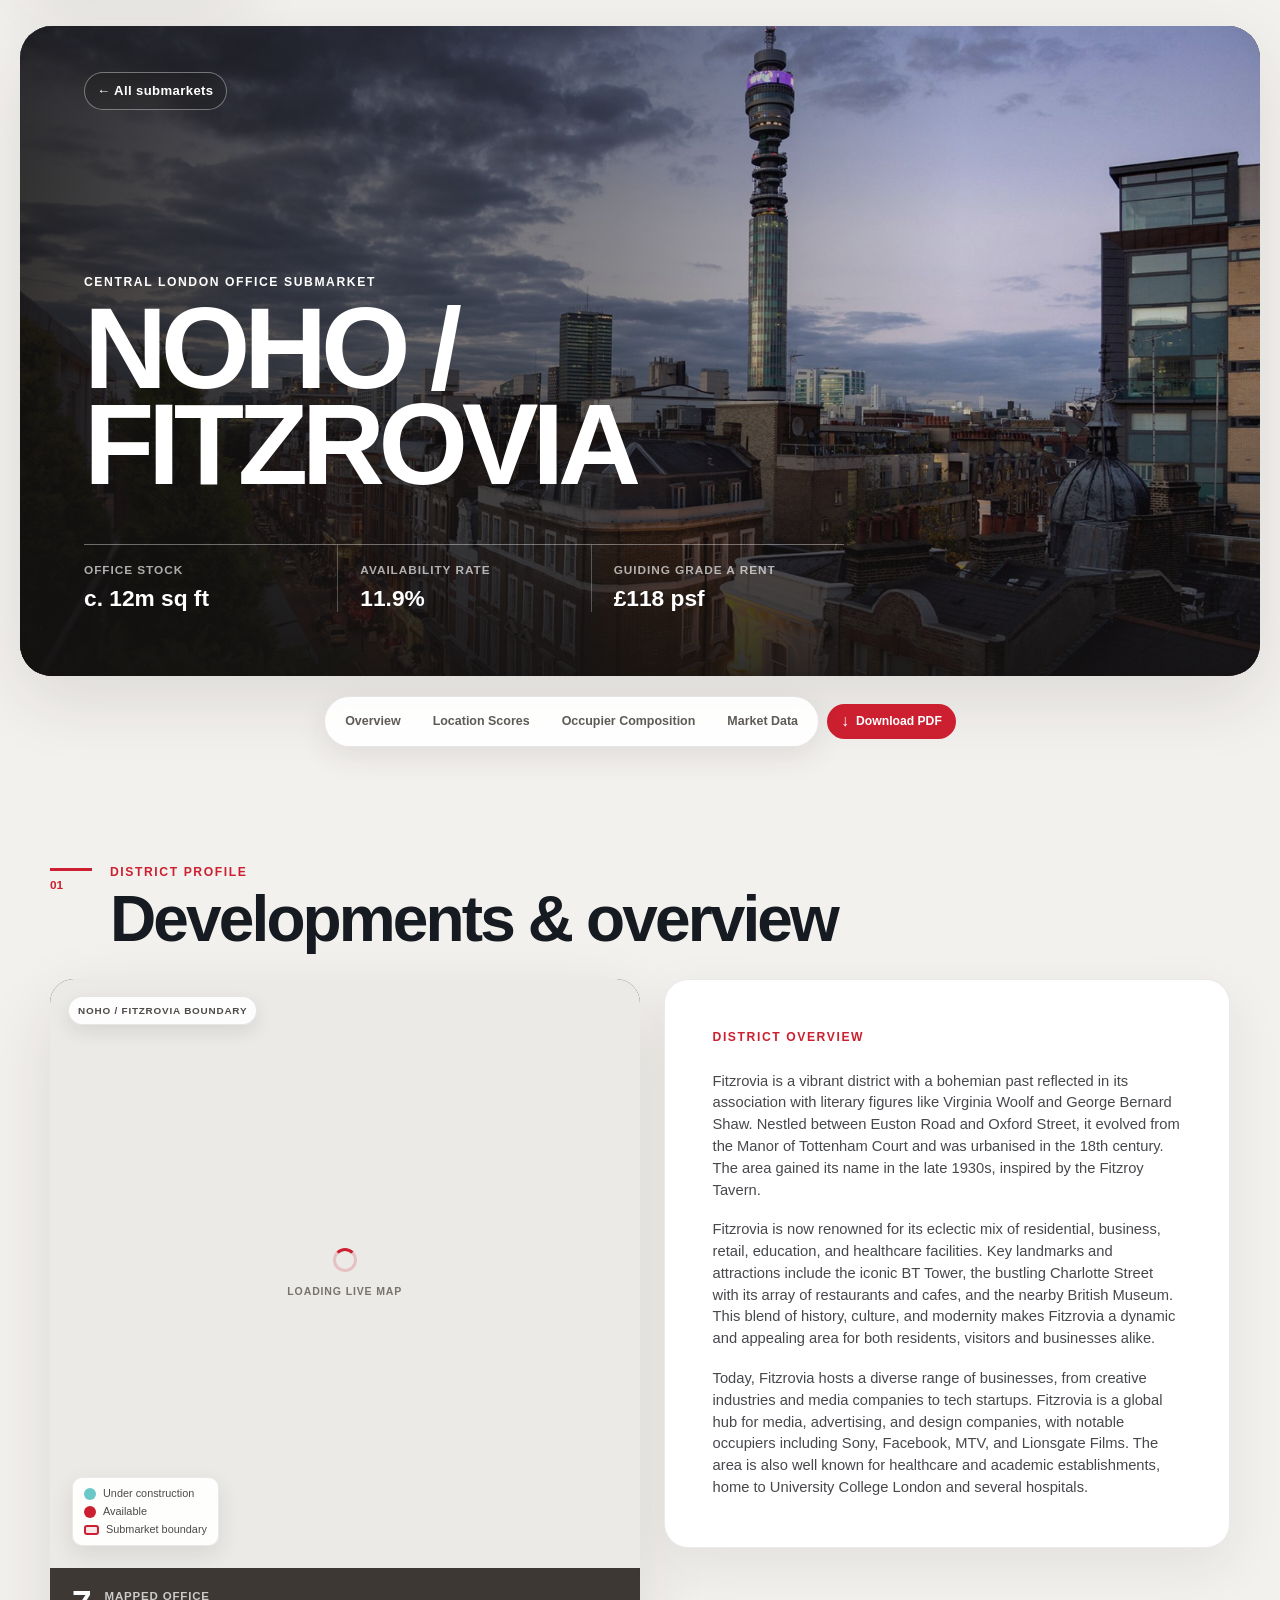
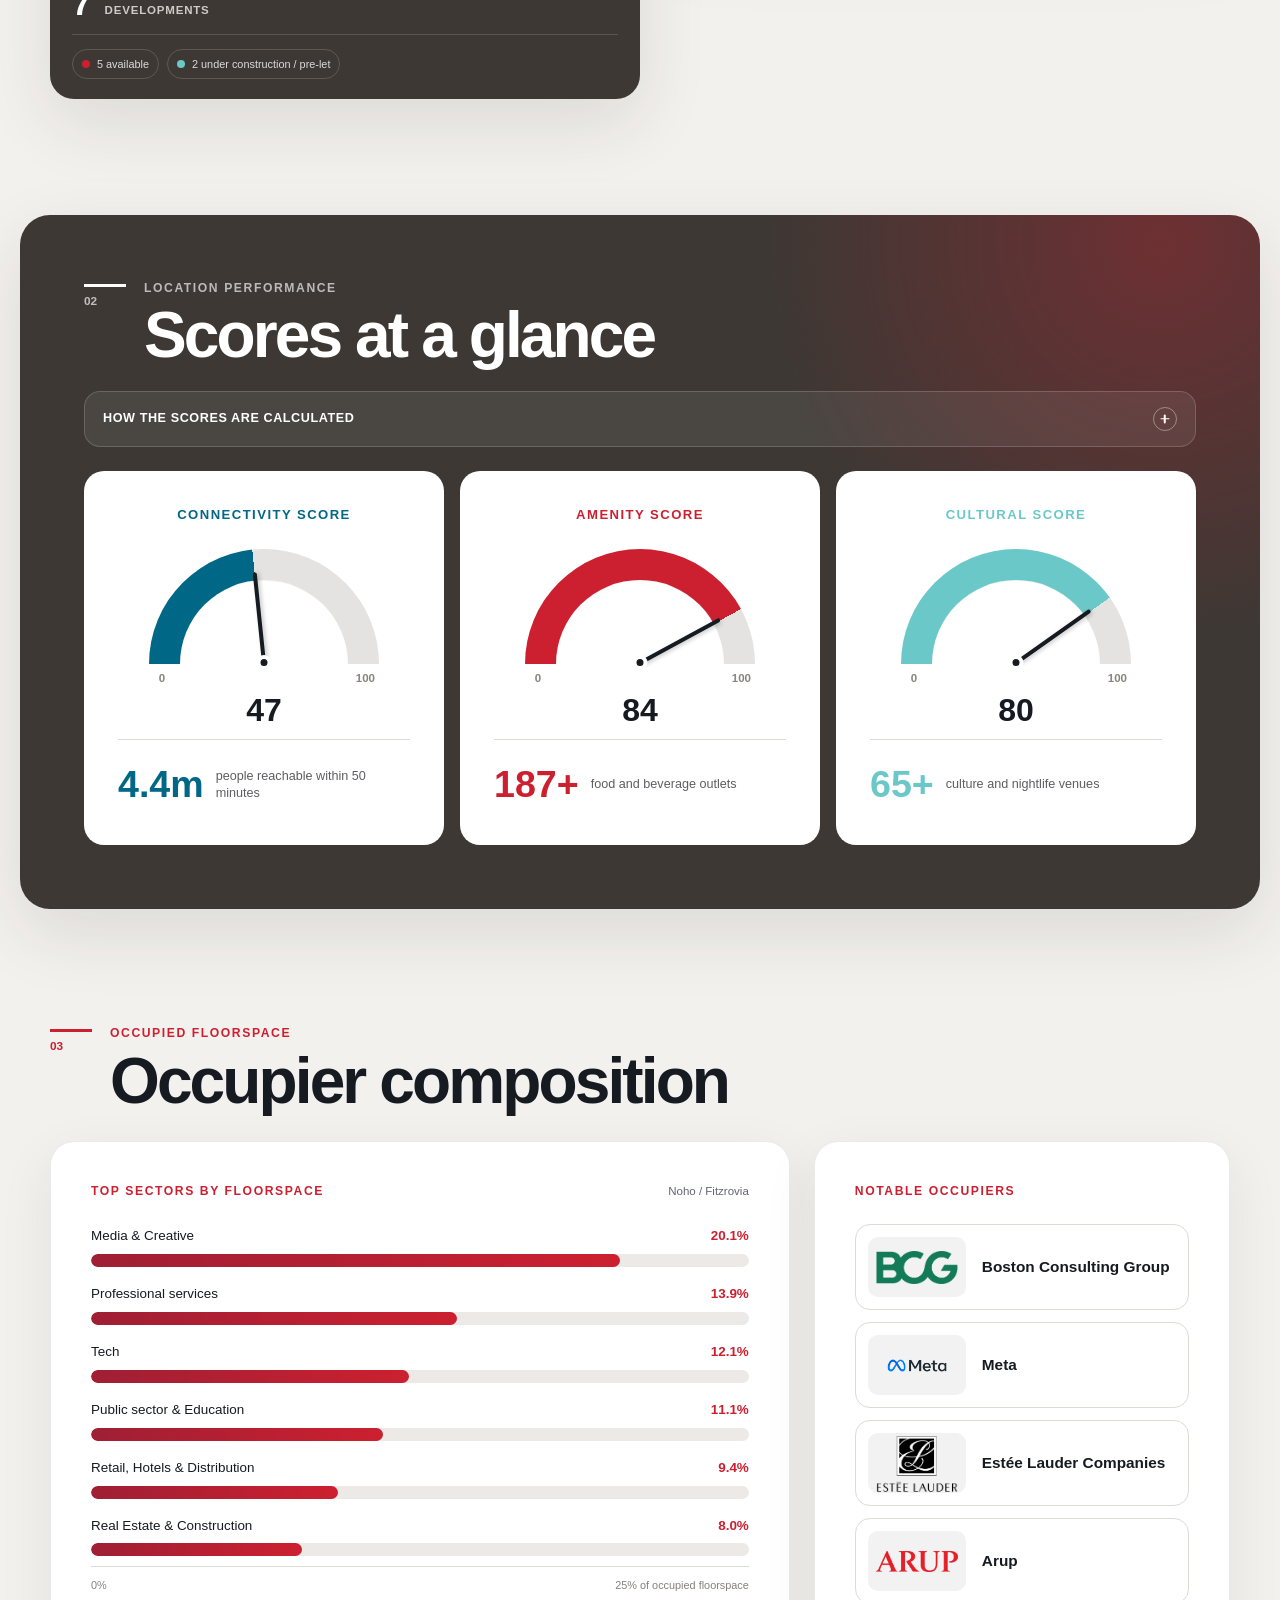
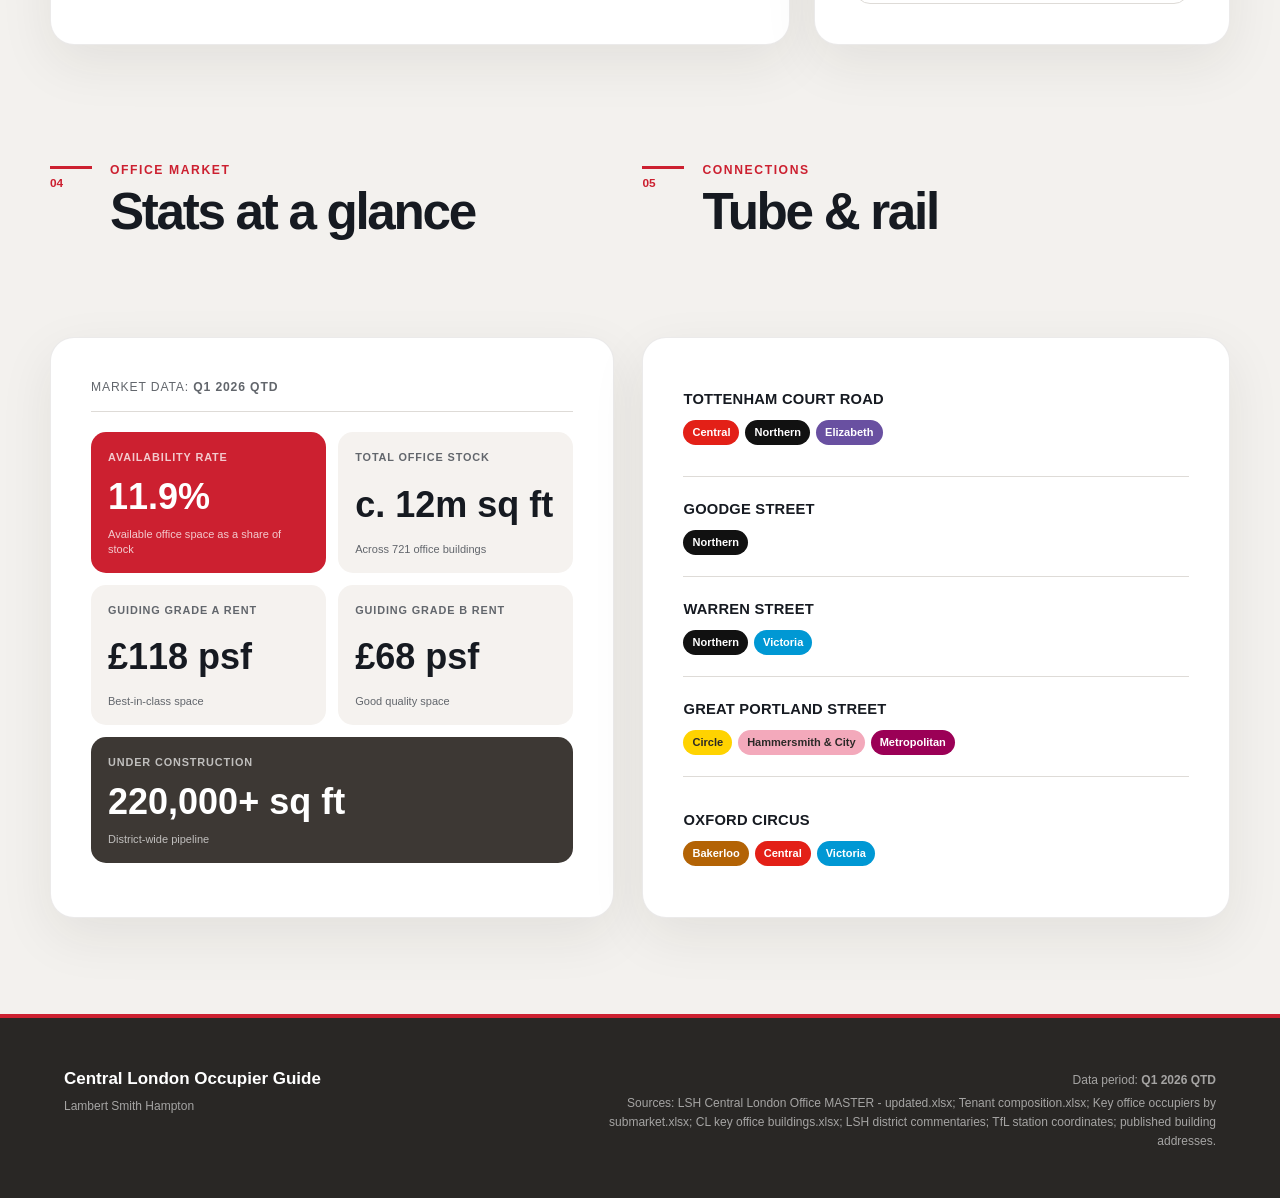
<file: submarkets/noho-fitzrovia/index.html>
<!doctype html>
<html lang="en">
  <head>
    <meta charset="utf-8" />
    <meta name="viewport" content="width=device-width, initial-scale=1" />
    <meta name="description" content="Noho and Fitzrovia office market dashboard for Lambert Smith Hampton's Central London Occupier Guide." />
    <meta name="theme-color" content="#3d3834" />
    <meta property="og:title" content="Noho / Fitzrovia | Central London Occupier Guide" />
    <meta property="og:description" content="Office market, occupier, amenity and transport data for Noho and Fitzrovia." />
    <meta property="og:type" content="website" />
    <meta property="og:image" content="https://charliecoughlin1.github.io/Central-London-Occupier-Guide/assets/images/og-noho-fitzrovia.png" />
    <meta name="twitter:card" content="summary_large_image" />
    <title>Noho / Fitzrovia | Central London Occupier Guide</title>
    <link rel="stylesheet" href="https://fonts.cdnfonts.com/css/din-pro" />
    <link rel="stylesheet" href="../../vendor/maplibre-gl/maplibre-gl.css" />
    <link rel="stylesheet" href="../../assets/css/dashboard.css" />
    <script src="../../vendor/maplibre-gl/maplibre-gl.js"></script>
    <script type="module" src="../../assets/js/dashboard.js"></script>
  </head>
  <body>
    <a class="skip-link" href="#main-content">Skip to dashboard content</a>

    <main id="main-content" aria-busy="true">
      <section class="hero" aria-labelledby="page-title">
        <img class="hero-image" data-hero-image src="../../assets/images/noho-fitzrovia-hero.png" alt="Fitzrovia skyline with the BT Tower" />
        <div class="hero-shade" aria-hidden="true"></div>
        <div class="hero-content">
          <a class="hero-back" href="../../">← All submarkets</a>
          <p class="eyebrow">Central London office submarket</p>
          <h1 id="page-title" data-title>Noho / Fitzrovia</h1>
          <div class="hero-facts" id="hero-facts" aria-label="Headline market facts"></div>
        </div>
      </section>

      <div class="section-toolbar">
        <nav class="section-nav" aria-label="Dashboard sections">
          <a href="#overview">Overview</a>
          <a href="#scores">Location Scores</a>
          <a href="#occupiers">Occupier Composition</a>
          <a href="#market">Market Data</a>
        </nav>
        <button class="download-pdf-button" id="download-pdf" type="button" disabled>
          <span aria-hidden="true">↓</span>
          Download PDF
        </button>
      </div>
      <p class="pdf-download-status" id="pdf-download-status" role="status" aria-live="polite"></p>

      <section class="page-section" id="overview" aria-labelledby="overview-title">
        <div class="section-heading">
          <p class="section-index">01</p>
          <div>
            <p class="eyebrow">District profile</p>
            <h2 id="overview-title">Developments & overview</h2>
          </div>
        </div>

        <div class="overview-grid">
          <article class="development-card">
            <div class="development-map" id="interactive-map" aria-label="Interactive map of key office developments and stations in Noho and Fitzrovia">
              <div class="live-map" id="live-map"></div>
              <div class="map-loading" aria-hidden="true"><span></span>Loading live map</div>
              <span class="map-mode">Noho / Fitzrovia boundary</span>
              <div class="map-legend" aria-label="Development status legend">
                <span><i class="legend-dot legend-construction"></i>Under construction</span>
                <span><i class="legend-dot legend-available"></i>Available</span>
                <span><i class="legend-boundary"></i>Submarket boundary</span>
              </div>
            </div>
            <div class="development-footer">
              <div class="development-summary" aria-label="Mapped office developments">
                <strong id="development-count">7</strong>
                <span>mapped office developments</span>
              </div>
              <div class="status-row" id="development-status"></div>
            </div>
          </article>

          <article class="overview-copy card">
            <p class="panel-label">District overview</p>
            <div id="overview-copy"></div>
          </article>
        </div>
      </section>

      <section class="page-section score-section" id="scores" aria-labelledby="scores-title">
        <div class="section-heading light-heading">
          <p class="section-index">02</p>
          <div>
            <p class="eyebrow">Location performance</p>
            <h2 id="scores-title">Scores at a glance</h2>
          </div>
        </div>
        <details class="score-methodology">
          <summary>
            <span>How the scores are calculated</span>
            <span class="methodology-toggle" aria-hidden="true"></span>
          </summary>
          <div class="methodology-grid">
            <article>
              <h3>Connectivity</h3>
              <p>Measures public transport accessibility within the submarket:</p>
              <ul>
                <li>People reachable within 50 minutes' public transport travel time from the main station</li>
                <li>Number of rail/Underground stations</li>
                <li>Average PTAL score</li>
              </ul>
            </article>
            <article>
              <h3>Amenity</h3>
              <p>Captures depth of everyday amenities:</p>
              <ul>
                <li>Total 4–5★ hotel rooms</li>
                <li>Number of gyms</li>
                <li>Total Food &amp; Beverage outlets</li>
                <li>Total garden-square acreage</li>
              </ul>
            </article>
            <article>
              <h3>Culture</h3>
              <p>Reflects cultural vibrancy:</p>
              <ul>
                <li>Number of major attractions</li>
                <li>Number of theatres</li>
                <li>Number of nightclubs</li>
                <li>Number of pubs</li>
              </ul>
            </article>
          </div>
        </details>
        <div class="score-grid" id="score-grid"></div>
      </section>

      <section class="page-section" id="occupiers" aria-labelledby="occupiers-title">
        <div class="section-heading">
          <p class="section-index">03</p>
          <div>
            <p class="eyebrow">Occupied floorspace</p>
            <h2 id="occupiers-title">Occupier composition</h2>
          </div>
        </div>

        <div class="occupier-grid">
          <article class="composition-card card">
            <div class="panel-heading-row">
              <p class="panel-label">Top sectors by floorspace</p>
              <span>Noho / Fitzrovia</span>
            </div>
            <div class="sector-bars" id="sector-bars"></div>
          </article>

          <article class="notable-card card">
            <p class="panel-label">Notable occupiers</p>
            <div class="occupier-list" id="occupier-list"></div>
          </article>
        </div>
      </section>

      <div class="market-transport-grid">
        <section class="page-section compact-section" id="market" aria-labelledby="market-title">
          <div class="section-heading compact-heading">
            <p class="section-index">04</p>
            <div>
              <p class="eyebrow">Office market</p>
              <h2 id="market-title">Stats at a glance</h2>
            </div>
          </div>
          <article class="card market-card">
            <div class="market-period">Market data: <strong data-period>Q1 2026 QTD</strong></div>
            <div class="market-stats" id="market-stats"></div>
          </article>
        </section>

        <section class="page-section compact-section" id="transport" aria-labelledby="transport-title">
          <div class="section-heading compact-heading">
            <p class="section-index">05</p>
            <div>
              <p class="eyebrow">Connections</p>
              <h2 id="transport-title">Tube & rail</h2>
            </div>
          </div>
          <article class="card transport-card">
            <div class="station-list" id="station-list"></div>
          </article>
        </section>
      </div>

      <noscript>
        <p class="data-error">This dashboard needs JavaScript enabled to load its market data.</p>
      </noscript>
      <p class="data-error" id="data-error" hidden>Dashboard data could not be loaded. Please return to the submarket map and try again.</p>
    </main>

    <footer class="dashboard-footer">
      <div>
        <a href="../../">Central London Occupier Guide</a>
        <p>Lambert Smith Hampton</p>
      </div>
      <div class="source-note">
        <p>Data period: <strong data-period>Q1 2026 QTD</strong></p>
        <p id="source-note">Source: LSH market and occupier datasets.</p>
      </div>
    </footer>
  </body>
</html>
</file>
<file: vendor/maplibre-gl/maplibre-gl.css>
.maplibregl-map{-webkit-tap-highlight-color:rgb(0 0 0/0);font:12px/20px Helvetica Neue,Arial,Helvetica,sans-serif;overflow:hidden;position:relative}.maplibregl-canvas{left:0;position:absolute;top:0}.maplibregl-map:fullscreen{height:100%;width:100%}.maplibregl-ctrl-group button.maplibregl-ctrl-compass{touch-action:none}.maplibregl-canvas-container.maplibregl-interactive,.maplibregl-ctrl-group button.maplibregl-ctrl-compass{cursor:grab;-moz-user-select:none;-webkit-user-select:none;-ms-user-select:none;user-select:none}.maplibregl-canvas-container.maplibregl-interactive.maplibregl-track-pointer{cursor:pointer}.maplibregl-canvas-container.maplibregl-interactive:active,.maplibregl-ctrl-group button.maplibregl-ctrl-compass:active{cursor:grabbing}.maplibregl-canvas-container.maplibregl-touch-zoom-rotate,.maplibregl-canvas-container.maplibregl-touch-zoom-rotate .maplibregl-canvas{touch-action:pan-x pan-y}.maplibregl-canvas-container.maplibregl-touch-drag-pan,.maplibregl-canvas-container.maplibregl-touch-drag-pan .maplibregl-canvas{touch-action:pinch-zoom}.maplibregl-canvas-container.maplibregl-touch-zoom-rotate.maplibregl-touch-drag-pan,.maplibregl-canvas-container.maplibregl-touch-zoom-rotate.maplibregl-touch-drag-pan .maplibregl-canvas{touch-action:none}.maplibregl-canvas-container.maplibregl-touch-drag-pan.maplibregl-cooperative-gestures,.maplibregl-canvas-container.maplibregl-touch-drag-pan.maplibregl-cooperative-gestures .maplibregl-canvas{touch-action:pan-x pan-y}.maplibregl-ctrl-bottom-left,.maplibregl-ctrl-bottom-right,.maplibregl-ctrl-top-left,.maplibregl-ctrl-top-right{pointer-events:none;position:absolute;z-index:2}.maplibregl-ctrl-top-left{left:0;top:0}.maplibregl-ctrl-top-right{right:0;top:0}.maplibregl-ctrl-bottom-left{bottom:0;left:0}.maplibregl-ctrl-bottom-right{bottom:0;right:0}.maplibregl-ctrl{clear:both;pointer-events:auto;transform:translate(0)}.maplibregl-ctrl-top-left .maplibregl-ctrl{float:left;margin:10px 0 0 10px}.maplibregl-ctrl-top-right .maplibregl-ctrl{float:right;margin:10px 10px 0 0}.maplibregl-ctrl-bottom-left .maplibregl-ctrl{float:left;margin:0 0 10px 10px}.maplibregl-ctrl-bottom-right .maplibregl-ctrl{float:right;margin:0 10px 10px 0}.maplibregl-ctrl-group{background:#fff;border-radius:4px}.maplibregl-ctrl-group:not(:empty){box-shadow:0 0 0 2px rgba(0,0,0,.1)}@media (-ms-high-contrast:active){.maplibregl-ctrl-group:not(:empty){box-shadow:0 0 0 2px ButtonText}}.maplibregl-ctrl-group button{background-color:transparent;border:0;box-sizing:border-box;cursor:pointer;display:block;height:29px;outline:none;padding:0;width:29px}.maplibregl-ctrl-group button+button{border-top:1px solid #ddd}.maplibregl-ctrl button .maplibregl-ctrl-icon{background-position:50%;background-repeat:no-repeat;display:block;height:100%;width:100%}@media (-ms-high-contrast:active){.maplibregl-ctrl-icon{background-color:transparent}.maplibregl-ctrl-group button+button{border-top:1px solid ButtonText}}.maplibregl-ctrl button::-moz-focus-inner{border:0;padding:0}.maplibregl-ctrl-attrib-button:focus,.maplibregl-ctrl-group button:focus{box-shadow:0 0 2px 2px #0096ff}.maplibregl-ctrl button:disabled{cursor:not-allowed}.maplibregl-ctrl button:disabled .maplibregl-ctrl-icon{opacity:.25}.maplibregl-ctrl button:not(:disabled):hover{background-color:rgb(0 0 0/5%)}.maplibregl-ctrl-group button:focus:focus-visible{box-shadow:0 0 2px 2px #0096ff}.maplibregl-ctrl-group button:focus:not(:focus-visible){box-shadow:none}.maplibregl-ctrl-group button:focus:first-child{border-radius:4px 4px 0 0}.maplibregl-ctrl-group button:focus:last-child{border-radius:0 0 4px 4px}.maplibregl-ctrl-group button:focus:only-child{border-radius:inherit}.maplibregl-ctrl button.maplibregl-ctrl-zoom-out .maplibregl-ctrl-icon{background-image:url("data:image/svg+xml;charset=utf-8,%3Csvg xmlns='http://www.w3.org/2000/svg' width='29' height='29' fill='%23333' viewBox='0 0 29 29'%3E%3Cpath d='M10 13c-.75 0-1.5.75-1.5 1.5S9.25 16 10 16h9c.75 0 1.5-.75 1.5-1.5S19.75 13 19 13h-9z'/%3E%3C/svg%3E")}.maplibregl-ctrl button.maplibregl-ctrl-zoom-in .maplibregl-ctrl-icon{background-image:url("data:image/svg+xml;charset=utf-8,%3Csvg xmlns='http://www.w3.org/2000/svg' width='29' height='29' fill='%23333' viewBox='0 0 29 29'%3E%3Cpath d='M14.5 8.5c-.75 0-1.5.75-1.5 1.5v3h-3c-.75 0-1.5.75-1.5 1.5S9.25 16 10 16h3v3c0 .75.75 1.5 1.5 1.5S16 19.75 16 19v-3h3c.75 0 1.5-.75 1.5-1.5S19.75 13 19 13h-3v-3c0-.75-.75-1.5-1.5-1.5z'/%3E%3C/svg%3E")}@media (-ms-high-contrast:active){.maplibregl-ctrl button.maplibregl-ctrl-zoom-out .maplibregl-ctrl-icon{background-image:url("data:image/svg+xml;charset=utf-8,%3Csvg xmlns='http://www.w3.org/2000/svg' width='29' height='29' fill='%23fff' viewBox='0 0 29 29'%3E%3Cpath d='M10 13c-.75 0-1.5.75-1.5 1.5S9.25 16 10 16h9c.75 0 1.5-.75 1.5-1.5S19.75 13 19 13h-9z'/%3E%3C/svg%3E")}.maplibregl-ctrl button.maplibregl-ctrl-zoom-in .maplibregl-ctrl-icon{background-image:url("data:image/svg+xml;charset=utf-8,%3Csvg xmlns='http://www.w3.org/2000/svg' width='29' height='29' fill='%23fff' viewBox='0 0 29 29'%3E%3Cpath d='M14.5 8.5c-.75 0-1.5.75-1.5 1.5v3h-3c-.75 0-1.5.75-1.5 1.5S9.25 16 10 16h3v3c0 .75.75 1.5 1.5 1.5S16 19.75 16 19v-3h3c.75 0 1.5-.75 1.5-1.5S19.75 13 19 13h-3v-3c0-.75-.75-1.5-1.5-1.5z'/%3E%3C/svg%3E")}}@media (-ms-high-contrast:black-on-white){.maplibregl-ctrl button.maplibregl-ctrl-zoom-out .maplibregl-ctrl-icon{background-image:url("data:image/svg+xml;charset=utf-8,%3Csvg xmlns='http://www.w3.org/2000/svg' width='29' height='29' viewBox='0 0 29 29'%3E%3Cpath d='M10 13c-.75 0-1.5.75-1.5 1.5S9.25 16 10 16h9c.75 0 1.5-.75 1.5-1.5S19.75 13 19 13h-9z'/%3E%3C/svg%3E")}.maplibregl-ctrl button.maplibregl-ctrl-zoom-in .maplibregl-ctrl-icon{background-image:url("data:image/svg+xml;charset=utf-8,%3Csvg xmlns='http://www.w3.org/2000/svg' width='29' height='29' viewBox='0 0 29 29'%3E%3Cpath d='M14.5 8.5c-.75 0-1.5.75-1.5 1.5v3h-3c-.75 0-1.5.75-1.5 1.5S9.25 16 10 16h3v3c0 .75.75 1.5 1.5 1.5S16 19.75 16 19v-3h3c.75 0 1.5-.75 1.5-1.5S19.75 13 19 13h-3v-3c0-.75-.75-1.5-1.5-1.5z'/%3E%3C/svg%3E")}}.maplibregl-ctrl button.maplibregl-ctrl-fullscreen .maplibregl-ctrl-icon{background-image:url("data:image/svg+xml;charset=utf-8,%3Csvg xmlns='http://www.w3.org/2000/svg' width='29' height='29' fill='%23333' viewBox='0 0 29 29'%3E%3Cpath d='M24 16v5.5c0 1.75-.75 2.5-2.5 2.5H16v-1l3-1.5-4-5.5 1-1 5.5 4 1.5-3h1zM6 16l1.5 3 5.5-4 1 1-4 5.5 3 1.5v1H7.5C5.75 24 5 23.25 5 21.5V16h1zm7-11v1l-3 1.5 4 5.5-1 1-5.5-4L6 13H5V7.5C5 5.75 5.75 5 7.5 5H13zm11 2.5c0-1.75-.75-2.5-2.5-2.5H16v1l3 1.5-4 5.5 1 1 5.5-4 1.5 3h1V7.5z'/%3E%3C/svg%3E")}.maplibregl-ctrl button.maplibregl-ctrl-shrink .maplibregl-ctrl-icon{background-image:url("data:image/svg+xml;charset=utf-8,%3Csvg xmlns='http://www.w3.org/2000/svg' width='29' height='29' viewBox='0 0 29 29'%3E%3Cpath d='M18.5 16c-1.75 0-2.5.75-2.5 2.5V24h1l1.5-3 5.5 4 1-1-4-5.5 3-1.5v-1h-5.5zM13 18.5c0-1.75-.75-2.5-2.5-2.5H5v1l3 1.5L4 24l1 1 5.5-4 1.5 3h1v-5.5zm3-8c0 1.75.75 2.5 2.5 2.5H24v-1l-3-1.5L25 5l-1-1-5.5 4L17 5h-1v5.5zM10.5 13c1.75 0 2.5-.75 2.5-2.5V5h-1l-1.5 3L5 4 4 5l4 5.5L5 12v1h5.5z'/%3E%3C/svg%3E")}@media (-ms-high-contrast:active){.maplibregl-ctrl button.maplibregl-ctrl-fullscreen .maplibregl-ctrl-icon{background-image:url("data:image/svg+xml;charset=utf-8,%3Csvg xmlns='http://www.w3.org/2000/svg' width='29' height='29' fill='%23fff' viewBox='0 0 29 29'%3E%3Cpath d='M24 16v5.5c0 1.75-.75 2.5-2.5 2.5H16v-1l3-1.5-4-5.5 1-1 5.5 4 1.5-3h1zM6 16l1.5 3 5.5-4 1 1-4 5.5 3 1.5v1H7.5C5.75 24 5 23.25 5 21.5V16h1zm7-11v1l-3 1.5 4 5.5-1 1-5.5-4L6 13H5V7.5C5 5.75 5.75 5 7.5 5H13zm11 2.5c0-1.75-.75-2.5-2.5-2.5H16v1l3 1.5-4 5.5 1 1 5.5-4 1.5 3h1V7.5z'/%3E%3C/svg%3E")}.maplibregl-ctrl button.maplibregl-ctrl-shrink .maplibregl-ctrl-icon{background-image:url("data:image/svg+xml;charset=utf-8,%3Csvg xmlns='http://www.w3.org/2000/svg' width='29' height='29' fill='%23fff' viewBox='0 0 29 29'%3E%3Cpath d='M18.5 16c-1.75 0-2.5.75-2.5 2.5V24h1l1.5-3 5.5 4 1-1-4-5.5 3-1.5v-1h-5.5zM13 18.5c0-1.75-.75-2.5-2.5-2.5H5v1l3 1.5L4 24l1 1 5.5-4 1.5 3h1v-5.5zm3-8c0 1.75.75 2.5 2.5 2.5H24v-1l-3-1.5L25 5l-1-1-5.5 4L17 5h-1v5.5zM10.5 13c1.75 0 2.5-.75 2.5-2.5V5h-1l-1.5 3L5 4 4 5l4 5.5L5 12v1h5.5z'/%3E%3C/svg%3E")}}@media (-ms-high-contrast:black-on-white){.maplibregl-ctrl button.maplibregl-ctrl-fullscreen .maplibregl-ctrl-icon{background-image:url("data:image/svg+xml;charset=utf-8,%3Csvg xmlns='http://www.w3.org/2000/svg' width='29' height='29' viewBox='0 0 29 29'%3E%3Cpath d='M24 16v5.5c0 1.75-.75 2.5-2.5 2.5H16v-1l3-1.5-4-5.5 1-1 5.5 4 1.5-3h1zM6 16l1.5 3 5.5-4 1 1-4 5.5 3 1.5v1H7.5C5.75 24 5 23.25 5 21.5V16h1zm7-11v1l-3 1.5 4 5.5-1 1-5.5-4L6 13H5V7.5C5 5.75 5.75 5 7.5 5H13zm11 2.5c0-1.75-.75-2.5-2.5-2.5H16v1l3 1.5-4 5.5 1 1 5.5-4 1.5 3h1V7.5z'/%3E%3C/svg%3E")}.maplibregl-ctrl button.maplibregl-ctrl-shrink .maplibregl-ctrl-icon{background-image:url("data:image/svg+xml;charset=utf-8,%3Csvg xmlns='http://www.w3.org/2000/svg' width='29' height='29' viewBox='0 0 29 29'%3E%3Cpath d='M18.5 16c-1.75 0-2.5.75-2.5 2.5V24h1l1.5-3 5.5 4 1-1-4-5.5 3-1.5v-1h-5.5zM13 18.5c0-1.75-.75-2.5-2.5-2.5H5v1l3 1.5L4 24l1 1 5.5-4 1.5 3h1v-5.5zm3-8c0 1.75.75 2.5 2.5 2.5H24v-1l-3-1.5L25 5l-1-1-5.5 4L17 5h-1v5.5zM10.5 13c1.75 0 2.5-.75 2.5-2.5V5h-1l-1.5 3L5 4 4 5l4 5.5L5 12v1h5.5z'/%3E%3C/svg%3E")}}.maplibregl-ctrl button.maplibregl-ctrl-compass .maplibregl-ctrl-icon{background-image:url("data:image/svg+xml;charset=utf-8,%3Csvg xmlns='http://www.w3.org/2000/svg' width='29' height='29' fill='%23333' viewBox='0 0 29 29'%3E%3Cpath d='m10.5 14 4-8 4 8h-8z'/%3E%3Cpath fill='%23ccc' d='m10.5 16 4 8 4-8h-8z'/%3E%3C/svg%3E")}@media (-ms-high-contrast:active){.maplibregl-ctrl button.maplibregl-ctrl-compass .maplibregl-ctrl-icon{background-image:url("data:image/svg+xml;charset=utf-8,%3Csvg xmlns='http://www.w3.org/2000/svg' width='29' height='29' fill='%23fff' viewBox='0 0 29 29'%3E%3Cpath d='m10.5 14 4-8 4 8h-8z'/%3E%3Cpath fill='%23999' d='m10.5 16 4 8 4-8h-8z'/%3E%3C/svg%3E")}}@media (-ms-high-contrast:black-on-white){.maplibregl-ctrl button.maplibregl-ctrl-compass .maplibregl-ctrl-icon{background-image:url("data:image/svg+xml;charset=utf-8,%3Csvg xmlns='http://www.w3.org/2000/svg' width='29' height='29' viewBox='0 0 29 29'%3E%3Cpath d='m10.5 14 4-8 4 8h-8z'/%3E%3Cpath fill='%23ccc' d='m10.5 16 4 8 4-8h-8z'/%3E%3C/svg%3E")}}.maplibregl-ctrl button.maplibregl-ctrl-terrain .maplibregl-ctrl-icon{background-image:url("data:image/svg+xml;charset=utf-8,%3Csvg xmlns='http://www.w3.org/2000/svg' width='22' height='22' fill='%23333' viewBox='0 0 22 22'%3E%3Cpath d='m1.754 13.406 4.453-4.851 3.09 3.09 3.281 3.277.969-.969-3.309-3.312 3.844-4.121 6.148 6.886h1.082v-.855l-7.207-8.07-4.84 5.187L6.169 6.57l-5.48 5.965v.871ZM.688 16.844h20.625v1.375H.688Zm0 0'/%3E%3C/svg%3E")}.maplibregl-ctrl button.maplibregl-ctrl-terrain-enabled .maplibregl-ctrl-icon{background-image:url("data:image/svg+xml;charset=utf-8,%3Csvg xmlns='http://www.w3.org/2000/svg' width='22' height='22' fill='%2333b5e5' viewBox='0 0 22 22'%3E%3Cpath d='m1.754 13.406 4.453-4.851 3.09 3.09 3.281 3.277.969-.969-3.309-3.312 3.844-4.121 6.148 6.886h1.082v-.855l-7.207-8.07-4.84 5.187L6.169 6.57l-5.48 5.965v.871ZM.688 16.844h20.625v1.375H.688Zm0 0'/%3E%3C/svg%3E")}.maplibregl-ctrl button.maplibregl-ctrl-geolocate .maplibregl-ctrl-icon{background-image:url("data:image/svg+xml;charset=utf-8,%3Csvg xmlns='http://www.w3.org/2000/svg' width='29' height='29' fill='%23333' viewBox='0 0 20 20'%3E%3Cpath d='M10 4C9 4 9 5 9 5v.1A5 5 0 0 0 5.1 9H5s-1 0-1 1 1 1 1 1h.1A5 5 0 0 0 9 14.9v.1s0 1 1 1 1-1 1-1v-.1a5 5 0 0 0 3.9-3.9h.1s1 0 1-1-1-1-1-1h-.1A5 5 0 0 0 11 5.1V5s0-1-1-1zm0 2.5a3.5 3.5 0 1 1 0 7 3.5 3.5 0 1 1 0-7z'/%3E%3Ccircle cx='10' cy='10' r='2'/%3E%3C/svg%3E")}.maplibregl-ctrl button.maplibregl-ctrl-geolocate:disabled .maplibregl-ctrl-icon{background-image:url("data:image/svg+xml;charset=utf-8,%3Csvg xmlns='http://www.w3.org/2000/svg' width='29' height='29' fill='%23aaa' viewBox='0 0 20 20'%3E%3Cpath d='M10 4C9 4 9 5 9 5v.1A5 5 0 0 0 5.1 9H5s-1 0-1 1 1 1 1 1h.1A5 5 0 0 0 9 14.9v.1s0 1 1 1 1-1 1-1v-.1a5 5 0 0 0 3.9-3.9h.1s1 0 1-1-1-1-1-1h-.1A5 5 0 0 0 11 5.1V5s0-1-1-1zm0 2.5a3.5 3.5 0 1 1 0 7 3.5 3.5 0 1 1 0-7z'/%3E%3Ccircle cx='10' cy='10' r='2'/%3E%3Cpath fill='red' d='m14 5 1 1-9 9-1-1 9-9z'/%3E%3C/svg%3E")}.maplibregl-ctrl button.maplibregl-ctrl-geolocate.maplibregl-ctrl-geolocate-active .maplibregl-ctrl-icon{background-image:url("data:image/svg+xml;charset=utf-8,%3Csvg xmlns='http://www.w3.org/2000/svg' width='29' height='29' fill='%2333b5e5' viewBox='0 0 20 20'%3E%3Cpath d='M10 4C9 4 9 5 9 5v.1A5 5 0 0 0 5.1 9H5s-1 0-1 1 1 1 1 1h.1A5 5 0 0 0 9 14.9v.1s0 1 1 1 1-1 1-1v-.1a5 5 0 0 0 3.9-3.9h.1s1 0 1-1-1-1-1-1h-.1A5 5 0 0 0 11 5.1V5s0-1-1-1zm0 2.5a3.5 3.5 0 1 1 0 7 3.5 3.5 0 1 1 0-7z'/%3E%3Ccircle cx='10' cy='10' r='2'/%3E%3C/svg%3E")}.maplibregl-ctrl button.maplibregl-ctrl-geolocate.maplibregl-ctrl-geolocate-active-error .maplibregl-ctrl-icon{background-image:url("data:image/svg+xml;charset=utf-8,%3Csvg xmlns='http://www.w3.org/2000/svg' width='29' height='29' fill='%23e58978' viewBox='0 0 20 20'%3E%3Cpath d='M10 4C9 4 9 5 9 5v.1A5 5 0 0 0 5.1 9H5s-1 0-1 1 1 1 1 1h.1A5 5 0 0 0 9 14.9v.1s0 1 1 1 1-1 1-1v-.1a5 5 0 0 0 3.9-3.9h.1s1 0 1-1-1-1-1-1h-.1A5 5 0 0 0 11 5.1V5s0-1-1-1zm0 2.5a3.5 3.5 0 1 1 0 7 3.5 3.5 0 1 1 0-7z'/%3E%3Ccircle cx='10' cy='10' r='2'/%3E%3C/svg%3E")}.maplibregl-ctrl button.maplibregl-ctrl-geolocate.maplibregl-ctrl-geolocate-background .maplibregl-ctrl-icon{background-image:url("data:image/svg+xml;charset=utf-8,%3Csvg xmlns='http://www.w3.org/2000/svg' width='29' height='29' fill='%2333b5e5' viewBox='0 0 20 20'%3E%3Cpath d='M10 4C9 4 9 5 9 5v.1A5 5 0 0 0 5.1 9H5s-1 0-1 1 1 1 1 1h.1A5 5 0 0 0 9 14.9v.1s0 1 1 1 1-1 1-1v-.1a5 5 0 0 0 3.9-3.9h.1s1 0 1-1-1-1-1-1h-.1A5 5 0 0 0 11 5.1V5s0-1-1-1zm0 2.5a3.5 3.5 0 1 1 0 7 3.5 3.5 0 1 1 0-7z'/%3E%3C/svg%3E")}.maplibregl-ctrl button.maplibregl-ctrl-geolocate.maplibregl-ctrl-geolocate-background-error .maplibregl-ctrl-icon{background-image:url("data:image/svg+xml;charset=utf-8,%3Csvg xmlns='http://www.w3.org/2000/svg' width='29' height='29' fill='%23e54e33' viewBox='0 0 20 20'%3E%3Cpath d='M10 4C9 4 9 5 9 5v.1A5 5 0 0 0 5.1 9H5s-1 0-1 1 1 1 1 1h.1A5 5 0 0 0 9 14.9v.1s0 1 1 1 1-1 1-1v-.1a5 5 0 0 0 3.9-3.9h.1s1 0 1-1-1-1-1-1h-.1A5 5 0 0 0 11 5.1V5s0-1-1-1zm0 2.5a3.5 3.5 0 1 1 0 7 3.5 3.5 0 1 1 0-7z'/%3E%3C/svg%3E")}.maplibregl-ctrl button.maplibregl-ctrl-geolocate.maplibregl-ctrl-geolocate-waiting .maplibregl-ctrl-icon{animation:maplibregl-spin 2s linear infinite}@media (-ms-high-contrast:active){.maplibregl-ctrl button.maplibregl-ctrl-geolocate .maplibregl-ctrl-icon{background-image:url("data:image/svg+xml;charset=utf-8,%3Csvg xmlns='http://www.w3.org/2000/svg' width='29' height='29' fill='%23fff' viewBox='0 0 20 20'%3E%3Cpath d='M10 4C9 4 9 5 9 5v.1A5 5 0 0 0 5.1 9H5s-1 0-1 1 1 1 1 1h.1A5 5 0 0 0 9 14.9v.1s0 1 1 1 1-1 1-1v-.1a5 5 0 0 0 3.9-3.9h.1s1 0 1-1-1-1-1-1h-.1A5 5 0 0 0 11 5.1V5s0-1-1-1zm0 2.5a3.5 3.5 0 1 1 0 7 3.5 3.5 0 1 1 0-7z'/%3E%3Ccircle cx='10' cy='10' r='2'/%3E%3C/svg%3E")}.maplibregl-ctrl button.maplibregl-ctrl-geolocate:disabled .maplibregl-ctrl-icon{background-image:url("data:image/svg+xml;charset=utf-8,%3Csvg xmlns='http://www.w3.org/2000/svg' width='29' height='29' fill='%23999' viewBox='0 0 20 20'%3E%3Cpath d='M10 4C9 4 9 5 9 5v.1A5 5 0 0 0 5.1 9H5s-1 0-1 1 1 1 1 1h.1A5 5 0 0 0 9 14.9v.1s0 1 1 1 1-1 1-1v-.1a5 5 0 0 0 3.9-3.9h.1s1 0 1-1-1-1-1-1h-.1A5 5 0 0 0 11 5.1V5s0-1-1-1zm0 2.5a3.5 3.5 0 1 1 0 7 3.5 3.5 0 1 1 0-7z'/%3E%3Ccircle cx='10' cy='10' r='2'/%3E%3Cpath fill='red' d='m14 5 1 1-9 9-1-1 9-9z'/%3E%3C/svg%3E")}.maplibregl-ctrl button.maplibregl-ctrl-geolocate.maplibregl-ctrl-geolocate-active .maplibregl-ctrl-icon{background-image:url("data:image/svg+xml;charset=utf-8,%3Csvg xmlns='http://www.w3.org/2000/svg' width='29' height='29' fill='%2333b5e5' viewBox='0 0 20 20'%3E%3Cpath d='M10 4C9 4 9 5 9 5v.1A5 5 0 0 0 5.1 9H5s-1 0-1 1 1 1 1 1h.1A5 5 0 0 0 9 14.9v.1s0 1 1 1 1-1 1-1v-.1a5 5 0 0 0 3.9-3.9h.1s1 0 1-1-1-1-1-1h-.1A5 5 0 0 0 11 5.1V5s0-1-1-1zm0 2.5a3.5 3.5 0 1 1 0 7 3.5 3.5 0 1 1 0-7z'/%3E%3Ccircle cx='10' cy='10' r='2'/%3E%3C/svg%3E")}.maplibregl-ctrl button.maplibregl-ctrl-geolocate.maplibregl-ctrl-geolocate-active-error .maplibregl-ctrl-icon{background-image:url("data:image/svg+xml;charset=utf-8,%3Csvg xmlns='http://www.w3.org/2000/svg' width='29' height='29' fill='%23e58978' viewBox='0 0 20 20'%3E%3Cpath d='M10 4C9 4 9 5 9 5v.1A5 5 0 0 0 5.1 9H5s-1 0-1 1 1 1 1 1h.1A5 5 0 0 0 9 14.9v.1s0 1 1 1 1-1 1-1v-.1a5 5 0 0 0 3.9-3.9h.1s1 0 1-1-1-1-1-1h-.1A5 5 0 0 0 11 5.1V5s0-1-1-1zm0 2.5a3.5 3.5 0 1 1 0 7 3.5 3.5 0 1 1 0-7z'/%3E%3Ccircle cx='10' cy='10' r='2'/%3E%3C/svg%3E")}.maplibregl-ctrl button.maplibregl-ctrl-geolocate.maplibregl-ctrl-geolocate-background .maplibregl-ctrl-icon{background-image:url("data:image/svg+xml;charset=utf-8,%3Csvg xmlns='http://www.w3.org/2000/svg' width='29' height='29' fill='%2333b5e5' viewBox='0 0 20 20'%3E%3Cpath d='M10 4C9 4 9 5 9 5v.1A5 5 0 0 0 5.1 9H5s-1 0-1 1 1 1 1 1h.1A5 5 0 0 0 9 14.9v.1s0 1 1 1 1-1 1-1v-.1a5 5 0 0 0 3.9-3.9h.1s1 0 1-1-1-1-1-1h-.1A5 5 0 0 0 11 5.1V5s0-1-1-1zm0 2.5a3.5 3.5 0 1 1 0 7 3.5 3.5 0 1 1 0-7z'/%3E%3C/svg%3E")}.maplibregl-ctrl button.maplibregl-ctrl-geolocate.maplibregl-ctrl-geolocate-background-error .maplibregl-ctrl-icon{background-image:url("data:image/svg+xml;charset=utf-8,%3Csvg xmlns='http://www.w3.org/2000/svg' width='29' height='29' fill='%23e54e33' viewBox='0 0 20 20'%3E%3Cpath d='M10 4C9 4 9 5 9 5v.1A5 5 0 0 0 5.1 9H5s-1 0-1 1 1 1 1 1h.1A5 5 0 0 0 9 14.9v.1s0 1 1 1 1-1 1-1v-.1a5 5 0 0 0 3.9-3.9h.1s1 0 1-1-1-1-1-1h-.1A5 5 0 0 0 11 5.1V5s0-1-1-1zm0 2.5a3.5 3.5 0 1 1 0 7 3.5 3.5 0 1 1 0-7z'/%3E%3C/svg%3E")}}@media (-ms-high-contrast:black-on-white){.maplibregl-ctrl button.maplibregl-ctrl-geolocate .maplibregl-ctrl-icon{background-image:url("data:image/svg+xml;charset=utf-8,%3Csvg xmlns='http://www.w3.org/2000/svg' width='29' height='29' viewBox='0 0 20 20'%3E%3Cpath d='M10 4C9 4 9 5 9 5v.1A5 5 0 0 0 5.1 9H5s-1 0-1 1 1 1 1 1h.1A5 5 0 0 0 9 14.9v.1s0 1 1 1 1-1 1-1v-.1a5 5 0 0 0 3.9-3.9h.1s1 0 1-1-1-1-1-1h-.1A5 5 0 0 0 11 5.1V5s0-1-1-1zm0 2.5a3.5 3.5 0 1 1 0 7 3.5 3.5 0 1 1 0-7z'/%3E%3Ccircle cx='10' cy='10' r='2'/%3E%3C/svg%3E")}.maplibregl-ctrl button.maplibregl-ctrl-geolocate:disabled .maplibregl-ctrl-icon{background-image:url("data:image/svg+xml;charset=utf-8,%3Csvg xmlns='http://www.w3.org/2000/svg' width='29' height='29' fill='%23666' viewBox='0 0 20 20'%3E%3Cpath d='M10 4C9 4 9 5 9 5v.1A5 5 0 0 0 5.1 9H5s-1 0-1 1 1 1 1 1h.1A5 5 0 0 0 9 14.9v.1s0 1 1 1 1-1 1-1v-.1a5 5 0 0 0 3.9-3.9h.1s1 0 1-1-1-1-1-1h-.1A5 5 0 0 0 11 5.1V5s0-1-1-1zm0 2.5a3.5 3.5 0 1 1 0 7 3.5 3.5 0 1 1 0-7z'/%3E%3Ccircle cx='10' cy='10' r='2'/%3E%3Cpath fill='red' d='m14 5 1 1-9 9-1-1 9-9z'/%3E%3C/svg%3E")}}@keyframes maplibregl-spin{0%{transform:rotate(0deg)}to{transform:rotate(1turn)}}a.maplibregl-ctrl-logo{background-image:url("data:image/svg+xml;charset=utf-8,%3Csvg xmlns='http://www.w3.org/2000/svg' width='88' height='23' fill='none'%3E%3Cpath fill='%23000' fill-opacity='.4' fill-rule='evenodd' d='M17.408 16.796h-1.827l2.501-12.095h.198l3.324 6.533.988 2.19.988-2.19 3.258-6.533h.181l2.6 12.095h-1.81l-1.218-5.644-.362-1.71-.658 1.71-2.929 5.644h-.098l-2.914-5.644-.757-1.71-.345 1.71zm1.958-3.42-.726 3.663a1.255 1.255 0 0 1-1.232 1.011h-1.827a1.255 1.255 0 0 1-1.229-1.509l2.501-12.095a1.255 1.255 0 0 1 1.23-1.001h.197a1.255 1.255 0 0 1 1.12.685l3.19 6.273 3.125-6.263a1.255 1.255 0 0 1 1.123-.695h.181a1.255 1.255 0 0 1 1.227.991l1.443 6.71a5.11 5.11 0 0 1 .314-.787l.009-.016a4.623 4.623 0 0 1 1.777-1.887c.782-.46 1.668-.667 2.611-.667a4.548 4.548 0 0 1 1.7.32l.306.134c.21-.16.474-.256.759-.256h1.694a1.255 1.255 0 0 1 1.212.925 1.255 1.255 0 0 1 1.212-.925h1.711c.284 0 .545.094.755.252.613-.3 1.312-.45 2.075-.45 1.356 0 2.557.445 3.482 1.4.314.319.566.676.763 1.064V4.701a1.255 1.255 0 0 1 1.255-1.255h1.86A1.255 1.255 0 0 1 54.44 4.7v9.194h2.217c.19 0 .37.043.532.118v-4.77c0-.356.147-.678.385-.906a2.416 2.416 0 0 1-.682-1.71c0-.665.267-1.253.735-1.7a2.448 2.448 0 0 1 1.722-.674 2.43 2.43 0 0 1 1.705.675c.211.2.381.43.504.683V4.7a1.255 1.255 0 0 1 1.255-1.255h1.744A1.255 1.255 0 0 1 65.812 4.7v3.335a4.76 4.76 0 0 1 1.526-.246c.938 0 1.817.214 2.59.69a4.47 4.47 0 0 1 1.67 1.743v-.98a1.255 1.255 0 0 1 1.256-1.256h1.777c.233 0 .451.064.639.174a3.407 3.407 0 0 1 1.567-.372c.346 0 .861.02 1.285.232a1.255 1.255 0 0 1 .689 1.004 4.73 4.73 0 0 1 .853-.588c.795-.44 1.675-.647 2.61-.647 1.385 0 2.65.39 3.525 1.396.836.938 1.168 2.173 1.168 3.528 0 .343-.02.694-.056 1.051a1.255 1.255 0 0 1-.947 1.09l.408.952a1.255 1.255 0 0 1-.477 1.552c-.418.268-.92.463-1.458.612-.613.171-1.304.244-2.049.244-1.06 0-2.043-.207-2.886-.698l-.015-.008c-.798-.48-1.419-1.135-1.818-1.963l-.004-.008a5.815 5.815 0 0 1-.548-2.512c0-.286.017-.567.053-.843a1.255 1.255 0 0 1-.333-.086l-.166-.004c-.223 0-.426.062-.643.228-.03.024-.142.139-.142.59v3.883a1.255 1.255 0 0 1-1.256 1.256h-1.777a1.255 1.255 0 0 1-1.256-1.256V15.69l-.032.057a4.778 4.778 0 0 1-1.86 1.833 5.04 5.04 0 0 1-2.484.634 4.47 4.47 0 0 1-1.935-.424 1.252 1.252 0 0 1-.764.258h-1.71a1.255 1.255 0 0 1-1.256-1.255V7.687a2.402 2.402 0 0 1-.428.625c.253.23.412.561.412.93v7.553a1.255 1.255 0 0 1-1.256 1.255h-1.843a1.25 1.25 0 0 1-.894-.373c-.228.23-.544.373-.894.373H51.32a1.255 1.255 0 0 1-1.256-1.255v-1.251l-.061.117a4.703 4.703 0 0 1-1.782 1.884 4.767 4.767 0 0 1-2.485.67 5.6 5.6 0 0 1-1.485-.188l.009 2.764a1.255 1.255 0 0 1-1.255 1.259h-1.729a1.255 1.255 0 0 1-1.255-1.255v-3.537a1.255 1.255 0 0 1-1.167.793h-1.679a1.25 1.25 0 0 1-.77-.263 4.47 4.47 0 0 1-1.945.429c-.885 0-1.724-.21-2.495-.632l-.017-.01a4.983 4.983 0 0 1-1.081-.836 1.255 1.255 0 0 1-1.254 1.312h-1.81a1.255 1.255 0 0 1-1.228-.99l-.782-3.625-2.044 3.939a1.255 1.255 0 0 1-1.115.676h-.098a1.255 1.255 0 0 1-1.116-.68l-2.061-3.994zM35.92 16.63l.207-.114.223-.15c.329-.237.574-.499.735-.785l.061-.118.033 1.332h1.678V9.242h-1.694l-.033 1.267c-.088-.22-.264-.438-.526-.658l-.032-.028a3.16 3.16 0 0 0-.668-.428l-.27-.12a3.293 3.293 0 0 0-1.235-.23c-.757 0-1.415.163-1.974.493a3.36 3.36 0 0 0-1.3 1.382c-.297.593-.444 1.284-.444 2.074 0 .8.17 1.503.51 2.107a3.795 3.795 0 0 0 1.382 1.381 3.883 3.883 0 0 0 1.893.477c.53 0 1.015-.11 1.455-.33zm-2.789-5.38c-.384.45-.575 1.038-.575 1.762 0 .735.186 1.332.559 1.794.384.45.933.675 1.645.675a2.25 2.25 0 0 0 .934-.19 2.17 2.17 0 0 0 .468-.29l.178-.161a2.163 2.163 0 0 0 .397-.561c.163-.333.244-.717.244-1.15v-.115c0-.472-.098-.894-.296-1.267l-.043-.077a2.211 2.211 0 0 0-.633-.709l-.13-.086-.047-.028a2.099 2.099 0 0 0-1.073-.285c-.702 0-1.244.231-1.629.692zm2.316 2.706c.163-.17.28-.407.28-.83v-.114c0-.292-.06-.508-.15-.68a.958.958 0 0 0-.353-.389.851.851 0 0 0-.464-.127c-.4 0-.56.114-.664.239l-.01.012c-.148.174-.275.45-.275.945 0 .506.122.801.27.99.097.11.266.224.68.224.303 0 .504-.09.687-.269zm7.545 1.705a2.626 2.626 0 0 0 .331.423c.213.22.464.402.755.548l.173.074c.433.17.93.255 1.49.255.68 0 1.295-.165 1.844-.493a3.447 3.447 0 0 0 1.316-1.4c.329-.603.493-1.299.493-2.089 0-1.273-.33-2.243-.988-2.913-.658-.68-1.52-1.02-2.584-1.02-.598 0-1.124.115-1.575.347a2.807 2.807 0 0 0-.415.262l-.199.166a3.35 3.35 0 0 0-.64.82V9.242h-1.712v11.553h1.729l-.017-5.134zm.53-1.138c.137.193.297.36.48.5l.155.11.053.034c.34.197.713.297 1.119.297.714 0 1.262-.225 1.645-.675.385-.46.576-1.048.576-1.762 0-.746-.192-1.338-.576-1.777-.372-.45-.92-.675-1.645-.675-.29 0-.569.053-.835.16a2.366 2.366 0 0 0-.284.136 1.99 1.99 0 0 0-.363.254 2.237 2.237 0 0 0-.46.569l-.082.162a2.56 2.56 0 0 0-.213 1.072v.115c0 .471.098.894.296 1.267l.135.211zm.964-.818a1.11 1.11 0 0 0 .367.385.937.937 0 0 0 .476.118c.423 0 .59-.117.687-.23.159-.194.28-.478.28-.95 0-.53-.133-.8-.266-.952l-.021-.025c-.078-.094-.231-.221-.68-.221a.995.995 0 0 0-.503.135l-.012.007a.859.859 0 0 0-.335.343c-.073.133-.132.324-.132.614v.115a1.43 1.43 0 0 0 .14.66zm15.7-6.222c.232-.23.346-.516.346-.856a1.053 1.053 0 0 0-.345-.79 1.175 1.175 0 0 0-.84-.329c-.34 0-.625.11-.855.33a1.053 1.053 0 0 0-.346.79c0 .34.115.625.346.855.23.23.516.346.856.346.34 0 .62-.115.839-.346zm4.337 9.314.033-1.332c.128.269.324.518.59.747l.098.081a3.727 3.727 0 0 0 .316.224l.223.122a3.21 3.21 0 0 0 1.44.322 3.785 3.785 0 0 0 1.875-.477 3.52 3.52 0 0 0 1.382-1.366c.352-.593.526-1.29.526-2.09 0-.79-.147-1.48-.444-2.073a3.235 3.235 0 0 0-1.283-1.399c-.549-.34-1.195-.51-1.942-.51a3.476 3.476 0 0 0-1.527.344l-.086.043-.165.09a3.412 3.412 0 0 0-.33.214c-.288.21-.507.446-.656.707a1.893 1.893 0 0 0-.099.198l.082-1.283V4.701h-1.744v12.095zm.473-2.509a2.482 2.482 0 0 0 .566.7c.078.065.159.125.245.18l.144.08a2.105 2.105 0 0 0 .975.232c.713 0 1.262-.225 1.645-.675.384-.46.576-1.053.576-1.778 0-.734-.192-1.327-.576-1.777-.373-.46-.921-.692-1.645-.692a2.18 2.18 0 0 0-1.015.235c-.147.075-.285.17-.415.282l-.15.142a2.086 2.086 0 0 0-.42.594c-.149.32-.223.685-.223 1.1v.115c0 .47.097.89.293 1.26zm2.616-.293c.157-.191.28-.479.28-.967 0-.51-.13-.79-.276-.961l-.021-.026c-.082-.1-.232-.225-.67-.225a.868.868 0 0 0-.681.279l-.012.011c-.154.155-.274.38-.274.807v.115c0 .285.057.499.144.669a1.13 1.13 0 0 0 .367.405c.137.082.28.123.455.123.423 0 .59-.118.686-.23zm8.266-3.013c.23-.087.472-.134.724-.14l.069-.002c.329 0 .542.033.642.099l.247-1.794c-.13-.066-.37-.099-.717-.099a2.3 2.3 0 0 0-.545.063 2.086 2.086 0 0 0-.411.148 2.18 2.18 0 0 0-.4.249 2.482 2.482 0 0 0-.485.499 2.659 2.659 0 0 0-.32.581l-.05.137v-1.48h-1.778v7.553h1.777v-3.884c0-.364.053-.678.159-.943a1.49 1.49 0 0 1 .466-.636 2.52 2.52 0 0 1 .399-.253 2.19 2.19 0 0 1 .224-.099zm9.784 2.656.05-.922c0-1.162-.285-2.062-.856-2.698-.559-.647-1.42-.97-2.584-.97-.746 0-1.415.163-2.007.493a3.462 3.462 0 0 0-1.4 1.382c-.329.604-.493 1.306-.493 2.106 0 .714.143 1.371.428 1.975.285.593.73 1.07 1.332 1.432.604.351 1.355.526 2.255.526.649 0 1.204-.062 1.668-.185l.044-.012.135-.04c.409-.122.736-.263.984-.421l-.542-1.267c-.2.108-.415.199-.642.274l-.297.087c-.34.088-.773.131-1.3.131-.636 0-1.135-.147-1.497-.444a1.573 1.573 0 0 1-.192-.193c-.244-.294-.415-.705-.512-1.234l-.004-.021h5.43zm-5.427-1.256-.003.022h3.752v-.138c-.007-.485-.104-.857-.288-1.118a1.056 1.056 0 0 0-.156-.176c-.307-.285-.746-.428-1.316-.428-.657 0-1.155.202-1.494.604-.253.3-.417.712-.494 1.234zm-27.053 2.77V4.7h-1.86v12.095h5.333V15.15zm7.103-5.908v7.553h-1.843V9.242h1.843z'/%3E%3Cpath fill='%23fff' d='m19.63 11.151-.757-1.71-.345 1.71-1.12 5.644h-1.827L18.083 4.7h.197l3.325 6.533.988 2.19.988-2.19L26.839 4.7h.181l2.6 12.095h-1.81l-1.218-5.644-.362-1.71-.658 1.71-2.93 5.644h-.098l-2.913-5.644zm14.836 5.81c-.68 0-1.311-.16-1.893-.478a3.795 3.795 0 0 1-1.381-1.382c-.34-.604-.51-1.306-.51-2.106 0-.79.147-1.482.444-2.074a3.364 3.364 0 0 1 1.3-1.382c.559-.33 1.217-.494 1.974-.494a3.293 3.293 0 0 1 1.234.231 3.341 3.341 0 0 1 .97.575c.264.22.44.439.527.659l.033-1.267h1.694v7.553H37.18l-.033-1.332c-.186.395-.526.746-1.02 1.053a3.167 3.167 0 0 1-1.662.444zm.296-1.482c.626 0 1.152-.214 1.58-.642.428-.44.642-1.01.642-1.711v-.115c0-.472-.098-.894-.296-1.267a2.211 2.211 0 0 0-.807-.872 2.098 2.098 0 0 0-1.119-.313c-.702 0-1.245.231-1.629.692-.384.45-.575 1.037-.575 1.76 0 .736.186 1.333.559 1.795.384.45.933.675 1.645.675zm6.521-6.237h1.711v1.4c.604-1.065 1.547-1.597 2.83-1.597 1.064 0 1.926.34 2.584 1.02.659.67.988 1.641.988 2.914 0 .79-.164 1.487-.493 2.09a3.456 3.456 0 0 1-1.316 1.399 3.51 3.51 0 0 1-1.844.493c-.636 0-1.19-.11-1.662-.329a2.665 2.665 0 0 1-1.086-.97l.017 5.134h-1.728V9.242zm4.048 6.22c.714 0 1.262-.224 1.645-.674.385-.46.576-1.048.576-1.762 0-.746-.192-1.338-.576-1.777-.372-.45-.92-.675-1.645-.675-.395 0-.768.098-1.12.296-.34.187-.613.46-.822.823-.197.351-.296.763-.296 1.234v.115c0 .472.098.894.296 1.267.209.362.483.647.823.855.34.197.713.297 1.119.297z'/%3E%3Cpath fill='%23e1e3e9' d='M51.325 4.7h1.86v10.45h3.473v1.646h-5.333zm7.12 4.542h1.843v7.553h-1.843zm.905-1.415a1.159 1.159 0 0 1-.856-.346 1.165 1.165 0 0 1-.346-.856 1.053 1.053 0 0 1 .346-.79c.23-.219.516-.329.856-.329.329 0 .609.11.839.33a1.053 1.053 0 0 1 .345.79 1.159 1.159 0 0 1-.345.855c-.22.23-.5.346-.84.346zm7.875 9.133a3.167 3.167 0 0 1-1.662-.444c-.482-.307-.817-.658-1.004-1.053l-.033 1.332h-1.71V4.701h1.743v4.657l-.082 1.283c.186-.438.548-.812 1.086-1.119a3.486 3.486 0 0 1 1.778-.477c.746 0 1.393.17 1.942.51a3.235 3.235 0 0 1 1.283 1.4c.297.592.444 1.282.444 2.072 0 .8-.175 1.498-.526 2.09a3.52 3.52 0 0 1-1.382 1.366 3.785 3.785 0 0 1-1.876.477zm-.296-1.481c.713 0 1.26-.225 1.645-.675.384-.46.577-1.053.577-1.778 0-.734-.193-1.327-.577-1.776-.373-.46-.921-.692-1.645-.692a2.115 2.115 0 0 0-1.58.659c-.428.428-.642.992-.642 1.694v.115c0 .473.098.895.296 1.267a2.385 2.385 0 0 0 .807.872 2.1 2.1 0 0 0 1.119.313zm5.927-6.237h1.777v1.481c.176-.505.46-.91.856-1.217a2.14 2.14 0 0 1 1.349-.46c.351 0 .593.032.724.098l-.247 1.794c-.099-.066-.313-.099-.642-.099-.516 0-.988.164-1.416.494-.417.329-.626.855-.626 1.58v3.883h-1.777V9.242zm9.534 7.718c-.9 0-1.651-.175-2.255-.526-.603-.362-1.047-.84-1.332-1.432a4.567 4.567 0 0 1-.428-1.975c0-.8.164-1.502.493-2.106a3.462 3.462 0 0 1 1.4-1.382c.592-.33 1.262-.494 2.007-.494 1.163 0 2.024.324 2.584.97.57.637.856 1.537.856 2.7 0 .296-.017.603-.05.92h-5.43c.12.67.356 1.153.708 1.45.362.296.86.443 1.497.443.526 0 .96-.044 1.3-.131a4.123 4.123 0 0 0 .938-.362l.542 1.267c-.274.175-.647.329-1.119.46-.472.132-1.042.197-1.711.197zm1.596-4.558c.01-.68-.137-1.158-.444-1.432-.307-.285-.746-.428-1.316-.428-1.152 0-1.815.62-1.991 1.86h3.752z'/%3E%3Cg fill-rule='evenodd' stroke-width='1.036'%3E%3Cpath fill='%23000' fill-opacity='.4' d='m8.166 16.146-.002.002a1.54 1.54 0 0 1-2.009 0l-.002-.002-.043-.034-.002-.002-.199-.162H4.377a.657.657 0 0 0-.659.659v1.84a.657.657 0 0 0 .659.659h5.565a.657.657 0 0 0 .659-.659v-1.84a.657.657 0 0 0-.659-.659H8.411l-.202.164zm-1.121-.905a.29.29 0 0 0 .113.023.286.286 0 0 0 .189-.07l.077-.063c.634-.508 4.672-3.743 4.672-7.575 0-2.55-2.215-4.625-4.938-4.625S2.221 5.006 2.221 7.556c0 3.225 2.86 6.027 4.144 7.137h.004l.04.038.484.4.077.063a.628.628 0 0 0 .074.047zm-2.52-.548a16.898 16.898 0 0 1-1.183-1.315C2.187 11.942.967 9.897.967 7.555c0-3.319 2.855-5.88 6.192-5.88 3.338 0 6.193 2.561 6.193 5.881 0 2.34-1.22 4.387-2.376 5.822a16.898 16.898 0 0 1-1.182 1.315h.15a1.912 1.912 0 0 1 1.914 1.914v1.84a1.912 1.912 0 0 1-1.914 1.914H4.377a1.912 1.912 0 0 1-1.914-1.914v-1.84a1.912 1.912 0 0 1 1.914-1.914zm3.82-6.935c0 .692-.55 1.222-1.187 1.222s-1.185-.529-1.185-1.222.548-1.222 1.185-1.222c.638 0 1.186.529 1.186 1.222zm-1.186 2.477c1.348 0 2.442-1.11 2.442-2.478S8.507 5.28 7.159 5.28 4.72 6.39 4.72 7.758s1.092 2.477 2.44 2.477zm2.048 7.71H5.114v-.838h4.093z'/%3E%3Cpath fill='%23e1e3e9' d='M2.222 7.555c0-2.55 2.214-4.625 4.937-4.625 2.723 0 4.938 2.075 4.938 4.625 0 3.832-4.038 7.068-4.672 7.575l-.077.063a.286.286 0 0 1-.189.07.286.286 0 0 1-.188-.07l-.077-.063c-.634-.507-4.672-3.743-4.672-7.575zm4.937 2.68c1.348 0 2.442-1.11 2.442-2.478S8.507 5.28 7.159 5.28 4.72 6.39 4.72 7.758s1.092 2.477 2.44 2.477z'/%3E%3Cpath fill='%23fff' d='M4.377 15.948a.657.657 0 0 0-.659.659v1.84a.657.657 0 0 0 .659.659h5.565a.657.657 0 0 0 .659-.659v-1.84a.657.657 0 0 0-.659-.659zm4.83 1.16H5.114v.838h4.093z'/%3E%3C/g%3E%3C/svg%3E");background-repeat:no-repeat;cursor:pointer;display:block;height:23px;margin:0 0 -4px -4px;overflow:hidden;width:88px}a.maplibregl-ctrl-logo.maplibregl-compact{width:14px}@media (-ms-high-contrast:active){a.maplibregl-ctrl-logo{background-color:transparent;background-image:url("data:image/svg+xml;charset=utf-8,%3Csvg xmlns='http://www.w3.org/2000/svg' width='88' height='23' fill='none'%3E%3Cpath fill='%23000' fill-opacity='.4' fill-rule='evenodd' d='M17.408 16.796h-1.827l2.501-12.095h.198l3.324 6.533.988 2.19.988-2.19 3.258-6.533h.181l2.6 12.095h-1.81l-1.218-5.644-.362-1.71-.658 1.71-2.929 5.644h-.098l-2.914-5.644-.757-1.71-.345 1.71zm1.958-3.42-.726 3.663a1.255 1.255 0 0 1-1.232 1.011h-1.827a1.255 1.255 0 0 1-1.229-1.509l2.501-12.095a1.255 1.255 0 0 1 1.23-1.001h.197a1.255 1.255 0 0 1 1.12.685l3.19 6.273 3.125-6.263a1.255 1.255 0 0 1 1.123-.695h.181a1.255 1.255 0 0 1 1.227.991l1.443 6.71a5.11 5.11 0 0 1 .314-.787l.009-.016a4.623 4.623 0 0 1 1.777-1.887c.782-.46 1.668-.667 2.611-.667a4.548 4.548 0 0 1 1.7.32l.306.134c.21-.16.474-.256.759-.256h1.694a1.255 1.255 0 0 1 1.212.925 1.255 1.255 0 0 1 1.212-.925h1.711c.284 0 .545.094.755.252.613-.3 1.312-.45 2.075-.45 1.356 0 2.557.445 3.482 1.4.314.319.566.676.763 1.064V4.701a1.255 1.255 0 0 1 1.255-1.255h1.86A1.255 1.255 0 0 1 54.44 4.7v9.194h2.217c.19 0 .37.043.532.118v-4.77c0-.356.147-.678.385-.906a2.416 2.416 0 0 1-.682-1.71c0-.665.267-1.253.735-1.7a2.448 2.448 0 0 1 1.722-.674 2.43 2.43 0 0 1 1.705.675c.211.2.381.43.504.683V4.7a1.255 1.255 0 0 1 1.255-1.255h1.744A1.255 1.255 0 0 1 65.812 4.7v3.335a4.76 4.76 0 0 1 1.526-.246c.938 0 1.817.214 2.59.69a4.47 4.47 0 0 1 1.67 1.743v-.98a1.255 1.255 0 0 1 1.256-1.256h1.777c.233 0 .451.064.639.174a3.407 3.407 0 0 1 1.567-.372c.346 0 .861.02 1.285.232a1.255 1.255 0 0 1 .689 1.004 4.73 4.73 0 0 1 .853-.588c.795-.44 1.675-.647 2.61-.647 1.385 0 2.65.39 3.525 1.396.836.938 1.168 2.173 1.168 3.528 0 .343-.02.694-.056 1.051a1.255 1.255 0 0 1-.947 1.09l.408.952a1.255 1.255 0 0 1-.477 1.552c-.418.268-.92.463-1.458.612-.613.171-1.304.244-2.049.244-1.06 0-2.043-.207-2.886-.698l-.015-.008c-.798-.48-1.419-1.135-1.818-1.963l-.004-.008a5.815 5.815 0 0 1-.548-2.512c0-.286.017-.567.053-.843a1.255 1.255 0 0 1-.333-.086l-.166-.004c-.223 0-.426.062-.643.228-.03.024-.142.139-.142.59v3.883a1.255 1.255 0 0 1-1.256 1.256h-1.777a1.255 1.255 0 0 1-1.256-1.256V15.69l-.032.057a4.778 4.778 0 0 1-1.86 1.833 5.04 5.04 0 0 1-2.484.634 4.47 4.47 0 0 1-1.935-.424 1.252 1.252 0 0 1-.764.258h-1.71a1.255 1.255 0 0 1-1.256-1.255V7.687a2.402 2.402 0 0 1-.428.625c.253.23.412.561.412.93v7.553a1.255 1.255 0 0 1-1.256 1.255h-1.843a1.25 1.25 0 0 1-.894-.373c-.228.23-.544.373-.894.373H51.32a1.255 1.255 0 0 1-1.256-1.255v-1.251l-.061.117a4.703 4.703 0 0 1-1.782 1.884 4.767 4.767 0 0 1-2.485.67 5.6 5.6 0 0 1-1.485-.188l.009 2.764a1.255 1.255 0 0 1-1.255 1.259h-1.729a1.255 1.255 0 0 1-1.255-1.255v-3.537a1.255 1.255 0 0 1-1.167.793h-1.679a1.25 1.25 0 0 1-.77-.263 4.47 4.47 0 0 1-1.945.429c-.885 0-1.724-.21-2.495-.632l-.017-.01a4.983 4.983 0 0 1-1.081-.836 1.255 1.255 0 0 1-1.254 1.312h-1.81a1.255 1.255 0 0 1-1.228-.99l-.782-3.625-2.044 3.939a1.255 1.255 0 0 1-1.115.676h-.098a1.255 1.255 0 0 1-1.116-.68l-2.061-3.994zM35.92 16.63l.207-.114.223-.15c.329-.237.574-.499.735-.785l.061-.118.033 1.332h1.678V9.242h-1.694l-.033 1.267c-.088-.22-.264-.438-.526-.658l-.032-.028a3.16 3.16 0 0 0-.668-.428l-.27-.12a3.293 3.293 0 0 0-1.235-.23c-.757 0-1.415.163-1.974.493a3.36 3.36 0 0 0-1.3 1.382c-.297.593-.444 1.284-.444 2.074 0 .8.17 1.503.51 2.107a3.795 3.795 0 0 0 1.382 1.381 3.883 3.883 0 0 0 1.893.477c.53 0 1.015-.11 1.455-.33zm-2.789-5.38c-.384.45-.575 1.038-.575 1.762 0 .735.186 1.332.559 1.794.384.45.933.675 1.645.675a2.25 2.25 0 0 0 .934-.19 2.17 2.17 0 0 0 .468-.29l.178-.161a2.163 2.163 0 0 0 .397-.561c.163-.333.244-.717.244-1.15v-.115c0-.472-.098-.894-.296-1.267l-.043-.077a2.211 2.211 0 0 0-.633-.709l-.13-.086-.047-.028a2.099 2.099 0 0 0-1.073-.285c-.702 0-1.244.231-1.629.692zm2.316 2.706c.163-.17.28-.407.28-.83v-.114c0-.292-.06-.508-.15-.68a.958.958 0 0 0-.353-.389.851.851 0 0 0-.464-.127c-.4 0-.56.114-.664.239l-.01.012c-.148.174-.275.45-.275.945 0 .506.122.801.27.99.097.11.266.224.68.224.303 0 .504-.09.687-.269zm7.545 1.705a2.626 2.626 0 0 0 .331.423c.213.22.464.402.755.548l.173.074c.433.17.93.255 1.49.255.68 0 1.295-.165 1.844-.493a3.447 3.447 0 0 0 1.316-1.4c.329-.603.493-1.299.493-2.089 0-1.273-.33-2.243-.988-2.913-.658-.68-1.52-1.02-2.584-1.02-.598 0-1.124.115-1.575.347a2.807 2.807 0 0 0-.415.262l-.199.166a3.35 3.35 0 0 0-.64.82V9.242h-1.712v11.553h1.729l-.017-5.134zm.53-1.138c.137.193.297.36.48.5l.155.11.053.034c.34.197.713.297 1.119.297.714 0 1.262-.225 1.645-.675.385-.46.576-1.048.576-1.762 0-.746-.192-1.338-.576-1.777-.372-.45-.92-.675-1.645-.675-.29 0-.569.053-.835.16a2.366 2.366 0 0 0-.284.136 1.99 1.99 0 0 0-.363.254 2.237 2.237 0 0 0-.46.569l-.082.162a2.56 2.56 0 0 0-.213 1.072v.115c0 .471.098.894.296 1.267l.135.211zm.964-.818a1.11 1.11 0 0 0 .367.385.937.937 0 0 0 .476.118c.423 0 .59-.117.687-.23.159-.194.28-.478.28-.95 0-.53-.133-.8-.266-.952l-.021-.025c-.078-.094-.231-.221-.68-.221a.995.995 0 0 0-.503.135l-.012.007a.859.859 0 0 0-.335.343c-.073.133-.132.324-.132.614v.115a1.43 1.43 0 0 0 .14.66zm15.7-6.222c.232-.23.346-.516.346-.856a1.053 1.053 0 0 0-.345-.79 1.175 1.175 0 0 0-.84-.329c-.34 0-.625.11-.855.33a1.053 1.053 0 0 0-.346.79c0 .34.115.625.346.855.23.23.516.346.856.346.34 0 .62-.115.839-.346zm4.337 9.314.033-1.332c.128.269.324.518.59.747l.098.081a3.727 3.727 0 0 0 .316.224l.223.122a3.21 3.21 0 0 0 1.44.322 3.785 3.785 0 0 0 1.875-.477 3.52 3.52 0 0 0 1.382-1.366c.352-.593.526-1.29.526-2.09 0-.79-.147-1.48-.444-2.073a3.235 3.235 0 0 0-1.283-1.399c-.549-.34-1.195-.51-1.942-.51a3.476 3.476 0 0 0-1.527.344l-.086.043-.165.09a3.412 3.412 0 0 0-.33.214c-.288.21-.507.446-.656.707a1.893 1.893 0 0 0-.099.198l.082-1.283V4.701h-1.744v12.095zm.473-2.509a2.482 2.482 0 0 0 .566.7c.078.065.159.125.245.18l.144.08a2.105 2.105 0 0 0 .975.232c.713 0 1.262-.225 1.645-.675.384-.46.576-1.053.576-1.778 0-.734-.192-1.327-.576-1.777-.373-.46-.921-.692-1.645-.692a2.18 2.18 0 0 0-1.015.235c-.147.075-.285.17-.415.282l-.15.142a2.086 2.086 0 0 0-.42.594c-.149.32-.223.685-.223 1.1v.115c0 .47.097.89.293 1.26zm2.616-.293c.157-.191.28-.479.28-.967 0-.51-.13-.79-.276-.961l-.021-.026c-.082-.1-.232-.225-.67-.225a.868.868 0 0 0-.681.279l-.012.011c-.154.155-.274.38-.274.807v.115c0 .285.057.499.144.669a1.13 1.13 0 0 0 .367.405c.137.082.28.123.455.123.423 0 .59-.118.686-.23zm8.266-3.013c.23-.087.472-.134.724-.14l.069-.002c.329 0 .542.033.642.099l.247-1.794c-.13-.066-.37-.099-.717-.099a2.3 2.3 0 0 0-.545.063 2.086 2.086 0 0 0-.411.148 2.18 2.18 0 0 0-.4.249 2.482 2.482 0 0 0-.485.499 2.659 2.659 0 0 0-.32.581l-.05.137v-1.48h-1.778v7.553h1.777v-3.884c0-.364.053-.678.159-.943a1.49 1.49 0 0 1 .466-.636 2.52 2.52 0 0 1 .399-.253 2.19 2.19 0 0 1 .224-.099zm9.784 2.656.05-.922c0-1.162-.285-2.062-.856-2.698-.559-.647-1.42-.97-2.584-.97-.746 0-1.415.163-2.007.493a3.462 3.462 0 0 0-1.4 1.382c-.329.604-.493 1.306-.493 2.106 0 .714.143 1.371.428 1.975.285.593.73 1.07 1.332 1.432.604.351 1.355.526 2.255.526.649 0 1.204-.062 1.668-.185l.044-.012.135-.04c.409-.122.736-.263.984-.421l-.542-1.267c-.2.108-.415.199-.642.274l-.297.087c-.34.088-.773.131-1.3.131-.636 0-1.135-.147-1.497-.444a1.573 1.573 0 0 1-.192-.193c-.244-.294-.415-.705-.512-1.234l-.004-.021h5.43zm-5.427-1.256-.003.022h3.752v-.138c-.007-.485-.104-.857-.288-1.118a1.056 1.056 0 0 0-.156-.176c-.307-.285-.746-.428-1.316-.428-.657 0-1.155.202-1.494.604-.253.3-.417.712-.494 1.234zm-27.053 2.77V4.7h-1.86v12.095h5.333V15.15zm7.103-5.908v7.553h-1.843V9.242h1.843z'/%3E%3Cpath fill='%23fff' d='m19.63 11.151-.757-1.71-.345 1.71-1.12 5.644h-1.827L18.083 4.7h.197l3.325 6.533.988 2.19.988-2.19L26.839 4.7h.181l2.6 12.095h-1.81l-1.218-5.644-.362-1.71-.658 1.71-2.93 5.644h-.098l-2.913-5.644zm14.836 5.81c-.68 0-1.311-.16-1.893-.478a3.795 3.795 0 0 1-1.381-1.382c-.34-.604-.51-1.306-.51-2.106 0-.79.147-1.482.444-2.074a3.364 3.364 0 0 1 1.3-1.382c.559-.33 1.217-.494 1.974-.494a3.293 3.293 0 0 1 1.234.231 3.341 3.341 0 0 1 .97.575c.264.22.44.439.527.659l.033-1.267h1.694v7.553H37.18l-.033-1.332c-.186.395-.526.746-1.02 1.053a3.167 3.167 0 0 1-1.662.444zm.296-1.482c.626 0 1.152-.214 1.58-.642.428-.44.642-1.01.642-1.711v-.115c0-.472-.098-.894-.296-1.267a2.211 2.211 0 0 0-.807-.872 2.098 2.098 0 0 0-1.119-.313c-.702 0-1.245.231-1.629.692-.384.45-.575 1.037-.575 1.76 0 .736.186 1.333.559 1.795.384.45.933.675 1.645.675zm6.521-6.237h1.711v1.4c.604-1.065 1.547-1.597 2.83-1.597 1.064 0 1.926.34 2.584 1.02.659.67.988 1.641.988 2.914 0 .79-.164 1.487-.493 2.09a3.456 3.456 0 0 1-1.316 1.399 3.51 3.51 0 0 1-1.844.493c-.636 0-1.19-.11-1.662-.329a2.665 2.665 0 0 1-1.086-.97l.017 5.134h-1.728V9.242zm4.048 6.22c.714 0 1.262-.224 1.645-.674.385-.46.576-1.048.576-1.762 0-.746-.192-1.338-.576-1.777-.372-.45-.92-.675-1.645-.675-.395 0-.768.098-1.12.296-.34.187-.613.46-.822.823-.197.351-.296.763-.296 1.234v.115c0 .472.098.894.296 1.267.209.362.483.647.823.855.34.197.713.297 1.119.297z'/%3E%3Cpath fill='%23e1e3e9' d='M51.325 4.7h1.86v10.45h3.473v1.646h-5.333zm7.12 4.542h1.843v7.553h-1.843zm.905-1.415a1.159 1.159 0 0 1-.856-.346 1.165 1.165 0 0 1-.346-.856 1.053 1.053 0 0 1 .346-.79c.23-.219.516-.329.856-.329.329 0 .609.11.839.33a1.053 1.053 0 0 1 .345.79 1.159 1.159 0 0 1-.345.855c-.22.23-.5.346-.84.346zm7.875 9.133a3.167 3.167 0 0 1-1.662-.444c-.482-.307-.817-.658-1.004-1.053l-.033 1.332h-1.71V4.701h1.743v4.657l-.082 1.283c.186-.438.548-.812 1.086-1.119a3.486 3.486 0 0 1 1.778-.477c.746 0 1.393.17 1.942.51a3.235 3.235 0 0 1 1.283 1.4c.297.592.444 1.282.444 2.072 0 .8-.175 1.498-.526 2.09a3.52 3.52 0 0 1-1.382 1.366 3.785 3.785 0 0 1-1.876.477zm-.296-1.481c.713 0 1.26-.225 1.645-.675.384-.46.577-1.053.577-1.778 0-.734-.193-1.327-.577-1.776-.373-.46-.921-.692-1.645-.692a2.115 2.115 0 0 0-1.58.659c-.428.428-.642.992-.642 1.694v.115c0 .473.098.895.296 1.267a2.385 2.385 0 0 0 .807.872 2.1 2.1 0 0 0 1.119.313zm5.927-6.237h1.777v1.481c.176-.505.46-.91.856-1.217a2.14 2.14 0 0 1 1.349-.46c.351 0 .593.032.724.098l-.247 1.794c-.099-.066-.313-.099-.642-.099-.516 0-.988.164-1.416.494-.417.329-.626.855-.626 1.58v3.883h-1.777V9.242zm9.534 7.718c-.9 0-1.651-.175-2.255-.526-.603-.362-1.047-.84-1.332-1.432a4.567 4.567 0 0 1-.428-1.975c0-.8.164-1.502.493-2.106a3.462 3.462 0 0 1 1.4-1.382c.592-.33 1.262-.494 2.007-.494 1.163 0 2.024.324 2.584.97.57.637.856 1.537.856 2.7 0 .296-.017.603-.05.92h-5.43c.12.67.356 1.153.708 1.45.362.296.86.443 1.497.443.526 0 .96-.044 1.3-.131a4.123 4.123 0 0 0 .938-.362l.542 1.267c-.274.175-.647.329-1.119.46-.472.132-1.042.197-1.711.197zm1.596-4.558c.01-.68-.137-1.158-.444-1.432-.307-.285-.746-.428-1.316-.428-1.152 0-1.815.62-1.991 1.86h3.752z'/%3E%3Cg fill-rule='evenodd' stroke-width='1.036'%3E%3Cpath fill='%23000' fill-opacity='.4' d='m8.166 16.146-.002.002a1.54 1.54 0 0 1-2.009 0l-.002-.002-.043-.034-.002-.002-.199-.162H4.377a.657.657 0 0 0-.659.659v1.84a.657.657 0 0 0 .659.659h5.565a.657.657 0 0 0 .659-.659v-1.84a.657.657 0 0 0-.659-.659H8.411l-.202.164zm-1.121-.905a.29.29 0 0 0 .113.023.286.286 0 0 0 .189-.07l.077-.063c.634-.508 4.672-3.743 4.672-7.575 0-2.55-2.215-4.625-4.938-4.625S2.221 5.006 2.221 7.556c0 3.225 2.86 6.027 4.144 7.137h.004l.04.038.484.4.077.063a.628.628 0 0 0 .074.047zm-2.52-.548a16.898 16.898 0 0 1-1.183-1.315C2.187 11.942.967 9.897.967 7.555c0-3.319 2.855-5.88 6.192-5.88 3.338 0 6.193 2.561 6.193 5.881 0 2.34-1.22 4.387-2.376 5.822a16.898 16.898 0 0 1-1.182 1.315h.15a1.912 1.912 0 0 1 1.914 1.914v1.84a1.912 1.912 0 0 1-1.914 1.914H4.377a1.912 1.912 0 0 1-1.914-1.914v-1.84a1.912 1.912 0 0 1 1.914-1.914zm3.82-6.935c0 .692-.55 1.222-1.187 1.222s-1.185-.529-1.185-1.222.548-1.222 1.185-1.222c.638 0 1.186.529 1.186 1.222zm-1.186 2.477c1.348 0 2.442-1.11 2.442-2.478S8.507 5.28 7.159 5.28 4.72 6.39 4.72 7.758s1.092 2.477 2.44 2.477zm2.048 7.71H5.114v-.838h4.093z'/%3E%3Cpath fill='%23e1e3e9' d='M2.222 7.555c0-2.55 2.214-4.625 4.937-4.625 2.723 0 4.938 2.075 4.938 4.625 0 3.832-4.038 7.068-4.672 7.575l-.077.063a.286.286 0 0 1-.189.07.286.286 0 0 1-.188-.07l-.077-.063c-.634-.507-4.672-3.743-4.672-7.575zm4.937 2.68c1.348 0 2.442-1.11 2.442-2.478S8.507 5.28 7.159 5.28 4.72 6.39 4.72 7.758s1.092 2.477 2.44 2.477z'/%3E%3Cpath fill='%23fff' d='M4.377 15.948a.657.657 0 0 0-.659.659v1.84a.657.657 0 0 0 .659.659h5.565a.657.657 0 0 0 .659-.659v-1.84a.657.657 0 0 0-.659-.659zm4.83 1.16H5.114v.838h4.093z'/%3E%3C/g%3E%3C/svg%3E")}}@media (-ms-high-contrast:black-on-white){a.maplibregl-ctrl-logo{background-image:url("data:image/svg+xml;charset=utf-8,%3Csvg xmlns='http://www.w3.org/2000/svg' width='88' height='23' fill='none'%3E%3Cpath fill='%23000' fill-opacity='.4' fill-rule='evenodd' d='M17.408 16.796h-1.827l2.501-12.095h.198l3.324 6.533.988 2.19.988-2.19 3.258-6.533h.181l2.6 12.095h-1.81l-1.218-5.644-.362-1.71-.658 1.71-2.929 5.644h-.098l-2.914-5.644-.757-1.71-.345 1.71zm1.958-3.42-.726 3.663a1.255 1.255 0 0 1-1.232 1.011h-1.827a1.255 1.255 0 0 1-1.229-1.509l2.501-12.095a1.255 1.255 0 0 1 1.23-1.001h.197a1.255 1.255 0 0 1 1.12.685l3.19 6.273 3.125-6.263a1.255 1.255 0 0 1 1.123-.695h.181a1.255 1.255 0 0 1 1.227.991l1.443 6.71a5.11 5.11 0 0 1 .314-.787l.009-.016a4.623 4.623 0 0 1 1.777-1.887c.782-.46 1.668-.667 2.611-.667a4.548 4.548 0 0 1 1.7.32l.306.134c.21-.16.474-.256.759-.256h1.694a1.255 1.255 0 0 1 1.212.925 1.255 1.255 0 0 1 1.212-.925h1.711c.284 0 .545.094.755.252.613-.3 1.312-.45 2.075-.45 1.356 0 2.557.445 3.482 1.4.314.319.566.676.763 1.064V4.701a1.255 1.255 0 0 1 1.255-1.255h1.86A1.255 1.255 0 0 1 54.44 4.7v9.194h2.217c.19 0 .37.043.532.118v-4.77c0-.356.147-.678.385-.906a2.416 2.416 0 0 1-.682-1.71c0-.665.267-1.253.735-1.7a2.448 2.448 0 0 1 1.722-.674 2.43 2.43 0 0 1 1.705.675c.211.2.381.43.504.683V4.7a1.255 1.255 0 0 1 1.255-1.255h1.744A1.255 1.255 0 0 1 65.812 4.7v3.335a4.76 4.76 0 0 1 1.526-.246c.938 0 1.817.214 2.59.69a4.47 4.47 0 0 1 1.67 1.743v-.98a1.255 1.255 0 0 1 1.256-1.256h1.777c.233 0 .451.064.639.174a3.407 3.407 0 0 1 1.567-.372c.346 0 .861.02 1.285.232a1.255 1.255 0 0 1 .689 1.004 4.73 4.73 0 0 1 .853-.588c.795-.44 1.675-.647 2.61-.647 1.385 0 2.65.39 3.525 1.396.836.938 1.168 2.173 1.168 3.528 0 .343-.02.694-.056 1.051a1.255 1.255 0 0 1-.947 1.09l.408.952a1.255 1.255 0 0 1-.477 1.552c-.418.268-.92.463-1.458.612-.613.171-1.304.244-2.049.244-1.06 0-2.043-.207-2.886-.698l-.015-.008c-.798-.48-1.419-1.135-1.818-1.963l-.004-.008a5.815 5.815 0 0 1-.548-2.512c0-.286.017-.567.053-.843a1.255 1.255 0 0 1-.333-.086l-.166-.004c-.223 0-.426.062-.643.228-.03.024-.142.139-.142.59v3.883a1.255 1.255 0 0 1-1.256 1.256h-1.777a1.255 1.255 0 0 1-1.256-1.256V15.69l-.032.057a4.778 4.778 0 0 1-1.86 1.833 5.04 5.04 0 0 1-2.484.634 4.47 4.47 0 0 1-1.935-.424 1.252 1.252 0 0 1-.764.258h-1.71a1.255 1.255 0 0 1-1.256-1.255V7.687a2.402 2.402 0 0 1-.428.625c.253.23.412.561.412.93v7.553a1.255 1.255 0 0 1-1.256 1.255h-1.843a1.25 1.25 0 0 1-.894-.373c-.228.23-.544.373-.894.373H51.32a1.255 1.255 0 0 1-1.256-1.255v-1.251l-.061.117a4.703 4.703 0 0 1-1.782 1.884 4.767 4.767 0 0 1-2.485.67 5.6 5.6 0 0 1-1.485-.188l.009 2.764a1.255 1.255 0 0 1-1.255 1.259h-1.729a1.255 1.255 0 0 1-1.255-1.255v-3.537a1.255 1.255 0 0 1-1.167.793h-1.679a1.25 1.25 0 0 1-.77-.263 4.47 4.47 0 0 1-1.945.429c-.885 0-1.724-.21-2.495-.632l-.017-.01a4.983 4.983 0 0 1-1.081-.836 1.255 1.255 0 0 1-1.254 1.312h-1.81a1.255 1.255 0 0 1-1.228-.99l-.782-3.625-2.044 3.939a1.255 1.255 0 0 1-1.115.676h-.098a1.255 1.255 0 0 1-1.116-.68l-2.061-3.994zM35.92 16.63l.207-.114.223-.15c.329-.237.574-.499.735-.785l.061-.118.033 1.332h1.678V9.242h-1.694l-.033 1.267c-.088-.22-.264-.438-.526-.658l-.032-.028a3.16 3.16 0 0 0-.668-.428l-.27-.12a3.293 3.293 0 0 0-1.235-.23c-.757 0-1.415.163-1.974.493a3.36 3.36 0 0 0-1.3 1.382c-.297.593-.444 1.284-.444 2.074 0 .8.17 1.503.51 2.107a3.795 3.795 0 0 0 1.382 1.381 3.883 3.883 0 0 0 1.893.477c.53 0 1.015-.11 1.455-.33zm-2.789-5.38c-.384.45-.575 1.038-.575 1.762 0 .735.186 1.332.559 1.794.384.45.933.675 1.645.675a2.25 2.25 0 0 0 .934-.19 2.17 2.17 0 0 0 .468-.29l.178-.161a2.163 2.163 0 0 0 .397-.561c.163-.333.244-.717.244-1.15v-.115c0-.472-.098-.894-.296-1.267l-.043-.077a2.211 2.211 0 0 0-.633-.709l-.13-.086-.047-.028a2.099 2.099 0 0 0-1.073-.285c-.702 0-1.244.231-1.629.692zm2.316 2.706c.163-.17.28-.407.28-.83v-.114c0-.292-.06-.508-.15-.68a.958.958 0 0 0-.353-.389.851.851 0 0 0-.464-.127c-.4 0-.56.114-.664.239l-.01.012c-.148.174-.275.45-.275.945 0 .506.122.801.27.99.097.11.266.224.68.224.303 0 .504-.09.687-.269zm7.545 1.705a2.626 2.626 0 0 0 .331.423c.213.22.464.402.755.548l.173.074c.433.17.93.255 1.49.255.68 0 1.295-.165 1.844-.493a3.447 3.447 0 0 0 1.316-1.4c.329-.603.493-1.299.493-2.089 0-1.273-.33-2.243-.988-2.913-.658-.68-1.52-1.02-2.584-1.02-.598 0-1.124.115-1.575.347a2.807 2.807 0 0 0-.415.262l-.199.166a3.35 3.35 0 0 0-.64.82V9.242h-1.712v11.553h1.729l-.017-5.134zm.53-1.138c.137.193.297.36.48.5l.155.11.053.034c.34.197.713.297 1.119.297.714 0 1.262-.225 1.645-.675.385-.46.576-1.048.576-1.762 0-.746-.192-1.338-.576-1.777-.372-.45-.92-.675-1.645-.675-.29 0-.569.053-.835.16a2.366 2.366 0 0 0-.284.136 1.99 1.99 0 0 0-.363.254 2.237 2.237 0 0 0-.46.569l-.082.162a2.56 2.56 0 0 0-.213 1.072v.115c0 .471.098.894.296 1.267l.135.211zm.964-.818a1.11 1.11 0 0 0 .367.385.937.937 0 0 0 .476.118c.423 0 .59-.117.687-.23.159-.194.28-.478.28-.95 0-.53-.133-.8-.266-.952l-.021-.025c-.078-.094-.231-.221-.68-.221a.995.995 0 0 0-.503.135l-.012.007a.859.859 0 0 0-.335.343c-.073.133-.132.324-.132.614v.115a1.43 1.43 0 0 0 .14.66zm15.7-6.222c.232-.23.346-.516.346-.856a1.053 1.053 0 0 0-.345-.79 1.175 1.175 0 0 0-.84-.329c-.34 0-.625.11-.855.33a1.053 1.053 0 0 0-.346.79c0 .34.115.625.346.855.23.23.516.346.856.346.34 0 .62-.115.839-.346zm4.337 9.314.033-1.332c.128.269.324.518.59.747l.098.081a3.727 3.727 0 0 0 .316.224l.223.122a3.21 3.21 0 0 0 1.44.322 3.785 3.785 0 0 0 1.875-.477 3.52 3.52 0 0 0 1.382-1.366c.352-.593.526-1.29.526-2.09 0-.79-.147-1.48-.444-2.073a3.235 3.235 0 0 0-1.283-1.399c-.549-.34-1.195-.51-1.942-.51a3.476 3.476 0 0 0-1.527.344l-.086.043-.165.09a3.412 3.412 0 0 0-.33.214c-.288.21-.507.446-.656.707a1.893 1.893 0 0 0-.099.198l.082-1.283V4.701h-1.744v12.095zm.473-2.509a2.482 2.482 0 0 0 .566.7c.078.065.159.125.245.18l.144.08a2.105 2.105 0 0 0 .975.232c.713 0 1.262-.225 1.645-.675.384-.46.576-1.053.576-1.778 0-.734-.192-1.327-.576-1.777-.373-.46-.921-.692-1.645-.692a2.18 2.18 0 0 0-1.015.235c-.147.075-.285.17-.415.282l-.15.142a2.086 2.086 0 0 0-.42.594c-.149.32-.223.685-.223 1.1v.115c0 .47.097.89.293 1.26zm2.616-.293c.157-.191.28-.479.28-.967 0-.51-.13-.79-.276-.961l-.021-.026c-.082-.1-.232-.225-.67-.225a.868.868 0 0 0-.681.279l-.012.011c-.154.155-.274.38-.274.807v.115c0 .285.057.499.144.669a1.13 1.13 0 0 0 .367.405c.137.082.28.123.455.123.423 0 .59-.118.686-.23zm8.266-3.013c.23-.087.472-.134.724-.14l.069-.002c.329 0 .542.033.642.099l.247-1.794c-.13-.066-.37-.099-.717-.099a2.3 2.3 0 0 0-.545.063 2.086 2.086 0 0 0-.411.148 2.18 2.18 0 0 0-.4.249 2.482 2.482 0 0 0-.485.499 2.659 2.659 0 0 0-.32.581l-.05.137v-1.48h-1.778v7.553h1.777v-3.884c0-.364.053-.678.159-.943a1.49 1.49 0 0 1 .466-.636 2.52 2.52 0 0 1 .399-.253 2.19 2.19 0 0 1 .224-.099zm9.784 2.656.05-.922c0-1.162-.285-2.062-.856-2.698-.559-.647-1.42-.97-2.584-.97-.746 0-1.415.163-2.007.493a3.462 3.462 0 0 0-1.4 1.382c-.329.604-.493 1.306-.493 2.106 0 .714.143 1.371.428 1.975.285.593.73 1.07 1.332 1.432.604.351 1.355.526 2.255.526.649 0 1.204-.062 1.668-.185l.044-.012.135-.04c.409-.122.736-.263.984-.421l-.542-1.267c-.2.108-.415.199-.642.274l-.297.087c-.34.088-.773.131-1.3.131-.636 0-1.135-.147-1.497-.444a1.573 1.573 0 0 1-.192-.193c-.244-.294-.415-.705-.512-1.234l-.004-.021h5.43zm-5.427-1.256-.003.022h3.752v-.138c-.007-.485-.104-.857-.288-1.118a1.056 1.056 0 0 0-.156-.176c-.307-.285-.746-.428-1.316-.428-.657 0-1.155.202-1.494.604-.253.3-.417.712-.494 1.234zm-27.053 2.77V4.7h-1.86v12.095h5.333V15.15zm7.103-5.908v7.553h-1.843V9.242h1.843z'/%3E%3Cpath fill='%23fff' d='m19.63 11.151-.757-1.71-.345 1.71-1.12 5.644h-1.827L18.083 4.7h.197l3.325 6.533.988 2.19.988-2.19L26.839 4.7h.181l2.6 12.095h-1.81l-1.218-5.644-.362-1.71-.658 1.71-2.93 5.644h-.098l-2.913-5.644zm14.836 5.81c-.68 0-1.311-.16-1.893-.478a3.795 3.795 0 0 1-1.381-1.382c-.34-.604-.51-1.306-.51-2.106 0-.79.147-1.482.444-2.074a3.364 3.364 0 0 1 1.3-1.382c.559-.33 1.217-.494 1.974-.494a3.293 3.293 0 0 1 1.234.231 3.341 3.341 0 0 1 .97.575c.264.22.44.439.527.659l.033-1.267h1.694v7.553H37.18l-.033-1.332c-.186.395-.526.746-1.02 1.053a3.167 3.167 0 0 1-1.662.444zm.296-1.482c.626 0 1.152-.214 1.58-.642.428-.44.642-1.01.642-1.711v-.115c0-.472-.098-.894-.296-1.267a2.211 2.211 0 0 0-.807-.872 2.098 2.098 0 0 0-1.119-.313c-.702 0-1.245.231-1.629.692-.384.45-.575 1.037-.575 1.76 0 .736.186 1.333.559 1.795.384.45.933.675 1.645.675zm6.521-6.237h1.711v1.4c.604-1.065 1.547-1.597 2.83-1.597 1.064 0 1.926.34 2.584 1.02.659.67.988 1.641.988 2.914 0 .79-.164 1.487-.493 2.09a3.456 3.456 0 0 1-1.316 1.399 3.51 3.51 0 0 1-1.844.493c-.636 0-1.19-.11-1.662-.329a2.665 2.665 0 0 1-1.086-.97l.017 5.134h-1.728V9.242zm4.048 6.22c.714 0 1.262-.224 1.645-.674.385-.46.576-1.048.576-1.762 0-.746-.192-1.338-.576-1.777-.372-.45-.92-.675-1.645-.675-.395 0-.768.098-1.12.296-.34.187-.613.46-.822.823-.197.351-.296.763-.296 1.234v.115c0 .472.098.894.296 1.267.209.362.483.647.823.855.34.197.713.297 1.119.297z'/%3E%3Cpath fill='%23e1e3e9' d='M51.325 4.7h1.86v10.45h3.473v1.646h-5.333zm7.12 4.542h1.843v7.553h-1.843zm.905-1.415a1.159 1.159 0 0 1-.856-.346 1.165 1.165 0 0 1-.346-.856 1.053 1.053 0 0 1 .346-.79c.23-.219.516-.329.856-.329.329 0 .609.11.839.33a1.053 1.053 0 0 1 .345.79 1.159 1.159 0 0 1-.345.855c-.22.23-.5.346-.84.346zm7.875 9.133a3.167 3.167 0 0 1-1.662-.444c-.482-.307-.817-.658-1.004-1.053l-.033 1.332h-1.71V4.701h1.743v4.657l-.082 1.283c.186-.438.548-.812 1.086-1.119a3.486 3.486 0 0 1 1.778-.477c.746 0 1.393.17 1.942.51a3.235 3.235 0 0 1 1.283 1.4c.297.592.444 1.282.444 2.072 0 .8-.175 1.498-.526 2.09a3.52 3.52 0 0 1-1.382 1.366 3.785 3.785 0 0 1-1.876.477zm-.296-1.481c.713 0 1.26-.225 1.645-.675.384-.46.577-1.053.577-1.778 0-.734-.193-1.327-.577-1.776-.373-.46-.921-.692-1.645-.692a2.115 2.115 0 0 0-1.58.659c-.428.428-.642.992-.642 1.694v.115c0 .473.098.895.296 1.267a2.385 2.385 0 0 0 .807.872 2.1 2.1 0 0 0 1.119.313zm5.927-6.237h1.777v1.481c.176-.505.46-.91.856-1.217a2.14 2.14 0 0 1 1.349-.46c.351 0 .593.032.724.098l-.247 1.794c-.099-.066-.313-.099-.642-.099-.516 0-.988.164-1.416.494-.417.329-.626.855-.626 1.58v3.883h-1.777V9.242zm9.534 7.718c-.9 0-1.651-.175-2.255-.526-.603-.362-1.047-.84-1.332-1.432a4.567 4.567 0 0 1-.428-1.975c0-.8.164-1.502.493-2.106a3.462 3.462 0 0 1 1.4-1.382c.592-.33 1.262-.494 2.007-.494 1.163 0 2.024.324 2.584.97.57.637.856 1.537.856 2.7 0 .296-.017.603-.05.92h-5.43c.12.67.356 1.153.708 1.45.362.296.86.443 1.497.443.526 0 .96-.044 1.3-.131a4.123 4.123 0 0 0 .938-.362l.542 1.267c-.274.175-.647.329-1.119.46-.472.132-1.042.197-1.711.197zm1.596-4.558c.01-.68-.137-1.158-.444-1.432-.307-.285-.746-.428-1.316-.428-1.152 0-1.815.62-1.991 1.86h3.752z'/%3E%3Cg fill-rule='evenodd' stroke-width='1.036'%3E%3Cpath fill='%23000' fill-opacity='.4' d='m8.166 16.146-.002.002a1.54 1.54 0 0 1-2.009 0l-.002-.002-.043-.034-.002-.002-.199-.162H4.377a.657.657 0 0 0-.659.659v1.84a.657.657 0 0 0 .659.659h5.565a.657.657 0 0 0 .659-.659v-1.84a.657.657 0 0 0-.659-.659H8.411l-.202.164zm-1.121-.905a.29.29 0 0 0 .113.023.286.286 0 0 0 .189-.07l.077-.063c.634-.508 4.672-3.743 4.672-7.575 0-2.55-2.215-4.625-4.938-4.625S2.221 5.006 2.221 7.556c0 3.225 2.86 6.027 4.144 7.137h.004l.04.038.484.4.077.063a.628.628 0 0 0 .074.047zm-2.52-.548a16.898 16.898 0 0 1-1.183-1.315C2.187 11.942.967 9.897.967 7.555c0-3.319 2.855-5.88 6.192-5.88 3.338 0 6.193 2.561 6.193 5.881 0 2.34-1.22 4.387-2.376 5.822a16.898 16.898 0 0 1-1.182 1.315h.15a1.912 1.912 0 0 1 1.914 1.914v1.84a1.912 1.912 0 0 1-1.914 1.914H4.377a1.912 1.912 0 0 1-1.914-1.914v-1.84a1.912 1.912 0 0 1 1.914-1.914zm3.82-6.935c0 .692-.55 1.222-1.187 1.222s-1.185-.529-1.185-1.222.548-1.222 1.185-1.222c.638 0 1.186.529 1.186 1.222zm-1.186 2.477c1.348 0 2.442-1.11 2.442-2.478S8.507 5.28 7.159 5.28 4.72 6.39 4.72 7.758s1.092 2.477 2.44 2.477zm2.048 7.71H5.114v-.838h4.093z'/%3E%3Cpath fill='%23e1e3e9' d='M2.222 7.555c0-2.55 2.214-4.625 4.937-4.625 2.723 0 4.938 2.075 4.938 4.625 0 3.832-4.038 7.068-4.672 7.575l-.077.063a.286.286 0 0 1-.189.07.286.286 0 0 1-.188-.07l-.077-.063c-.634-.507-4.672-3.743-4.672-7.575zm4.937 2.68c1.348 0 2.442-1.11 2.442-2.478S8.507 5.28 7.159 5.28 4.72 6.39 4.72 7.758s1.092 2.477 2.44 2.477z'/%3E%3Cpath fill='%23fff' d='M4.377 15.948a.657.657 0 0 0-.659.659v1.84a.657.657 0 0 0 .659.659h5.565a.657.657 0 0 0 .659-.659v-1.84a.657.657 0 0 0-.659-.659zm4.83 1.16H5.114v.838h4.093z'/%3E%3C/g%3E%3C/svg%3E")}}.maplibregl-ctrl.maplibregl-ctrl-attrib{background-color:hsla(0,0%,100%,.5);margin:0;padding:0 5px}@media screen{.maplibregl-ctrl-attrib.maplibregl-compact{background-color:#fff;border-radius:12px;box-sizing:content-box;margin:10px;min-height:20px;padding:2px 24px 2px 0;position:relative}.maplibregl-ctrl-attrib.maplibregl-compact-show{padding:2px 28px 2px 8px;visibility:visible}.maplibregl-ctrl-bottom-left>.maplibregl-ctrl-attrib.maplibregl-compact-show,.maplibregl-ctrl-top-left>.maplibregl-ctrl-attrib.maplibregl-compact-show{border-radius:12px;padding:2px 8px 2px 28px}.maplibregl-ctrl-attrib.maplibregl-compact .maplibregl-ctrl-attrib-inner{display:none}.maplibregl-ctrl-attrib-button{background-color:hsla(0,0%,100%,.5);background-image:url("data:image/svg+xml;charset=utf-8,%3Csvg xmlns='http://www.w3.org/2000/svg' width='24' height='24' fill-rule='evenodd' viewBox='0 0 20 20'%3E%3Cpath d='M4 10a6 6 0 1 0 12 0 6 6 0 1 0-12 0m5-3a1 1 0 1 0 2 0 1 1 0 1 0-2 0m0 3a1 1 0 1 1 2 0v3a1 1 0 1 1-2 0'/%3E%3C/svg%3E");border:0;border-radius:12px;box-sizing:border-box;cursor:pointer;display:none;height:24px;outline:none;position:absolute;right:0;top:0;width:24px}.maplibregl-ctrl-attrib summary.maplibregl-ctrl-attrib-button{appearance:none;list-style:none}.maplibregl-ctrl-attrib summary.maplibregl-ctrl-attrib-button::-webkit-details-marker{display:none}.maplibregl-ctrl-bottom-left .maplibregl-ctrl-attrib-button,.maplibregl-ctrl-top-left .maplibregl-ctrl-attrib-button{left:0}.maplibregl-ctrl-attrib.maplibregl-compact .maplibregl-ctrl-attrib-button,.maplibregl-ctrl-attrib.maplibregl-compact-show .maplibregl-ctrl-attrib-inner{display:block}.maplibregl-ctrl-attrib.maplibregl-compact-show .maplibregl-ctrl-attrib-button{background-color:rgb(0 0 0/5%)}.maplibregl-ctrl-bottom-right>.maplibregl-ctrl-attrib.maplibregl-compact:after{bottom:0;right:0}.maplibregl-ctrl-top-right>.maplibregl-ctrl-attrib.maplibregl-compact:after{right:0;top:0}.maplibregl-ctrl-top-left>.maplibregl-ctrl-attrib.maplibregl-compact:after{left:0;top:0}.maplibregl-ctrl-bottom-left>.maplibregl-ctrl-attrib.maplibregl-compact:after{bottom:0;left:0}}@media screen and (-ms-high-contrast:active){.maplibregl-ctrl-attrib.maplibregl-compact:after{background-image:url("data:image/svg+xml;charset=utf-8,%3Csvg xmlns='http://www.w3.org/2000/svg' width='24' height='24' fill='%23fff' fill-rule='evenodd' viewBox='0 0 20 20'%3E%3Cpath d='M4 10a6 6 0 1 0 12 0 6 6 0 1 0-12 0m5-3a1 1 0 1 0 2 0 1 1 0 1 0-2 0m0 3a1 1 0 1 1 2 0v3a1 1 0 1 1-2 0'/%3E%3C/svg%3E")}}@media screen and (-ms-high-contrast:black-on-white){.maplibregl-ctrl-attrib.maplibregl-compact:after{background-image:url("data:image/svg+xml;charset=utf-8,%3Csvg xmlns='http://www.w3.org/2000/svg' width='24' height='24' fill-rule='evenodd' viewBox='0 0 20 20'%3E%3Cpath d='M4 10a6 6 0 1 0 12 0 6 6 0 1 0-12 0m5-3a1 1 0 1 0 2 0 1 1 0 1 0-2 0m0 3a1 1 0 1 1 2 0v3a1 1 0 1 1-2 0'/%3E%3C/svg%3E")}}.maplibregl-ctrl-attrib a{color:rgba(0,0,0,.75);text-decoration:none}.maplibregl-ctrl-attrib a:hover{color:inherit;text-decoration:underline}.maplibregl-attrib-empty{display:none}.maplibregl-ctrl-scale{background-color:hsla(0,0%,100%,.75);border:2px solid #333;border-top:#333;box-sizing:border-box;color:#333;font-size:10px;padding:0 5px}.maplibregl-popup{display:flex;left:0;pointer-events:none;position:absolute;top:0;will-change:transform}.maplibregl-popup-anchor-top,.maplibregl-popup-anchor-top-left,.maplibregl-popup-anchor-top-right{flex-direction:column}.maplibregl-popup-anchor-bottom,.maplibregl-popup-anchor-bottom-left,.maplibregl-popup-anchor-bottom-right{flex-direction:column-reverse}.maplibregl-popup-anchor-left{flex-direction:row}.maplibregl-popup-anchor-right{flex-direction:row-reverse}.maplibregl-popup-tip{border:10px solid transparent;height:0;width:0;z-index:1}.maplibregl-popup-anchor-top .maplibregl-popup-tip{align-self:center;border-bottom-color:#fff;border-top:none}.maplibregl-popup-anchor-top-left .maplibregl-popup-tip{align-self:flex-start;border-bottom-color:#fff;border-left:none;border-top:none}.maplibregl-popup-anchor-top-right .maplibregl-popup-tip{align-self:flex-end;border-bottom-color:#fff;border-right:none;border-top:none}.maplibregl-popup-anchor-bottom .maplibregl-popup-tip{align-self:center;border-bottom:none;border-top-color:#fff}.maplibregl-popup-anchor-bottom-left .maplibregl-popup-tip{align-self:flex-start;border-bottom:none;border-left:none;border-top-color:#fff}.maplibregl-popup-anchor-bottom-right .maplibregl-popup-tip{align-self:flex-end;border-bottom:none;border-right:none;border-top-color:#fff}.maplibregl-popup-anchor-left .maplibregl-popup-tip{align-self:center;border-left:none;border-right-color:#fff}.maplibregl-popup-anchor-right .maplibregl-popup-tip{align-self:center;border-left-color:#fff;border-right:none}.maplibregl-popup-close-button{background-color:transparent;border:0;border-radius:0 3px 0 0;cursor:pointer;position:absolute;right:0;top:0}.maplibregl-popup-close-button:hover{background-color:rgb(0 0 0/5%)}.maplibregl-popup-content{background:#fff;border-radius:3px;box-shadow:0 1px 2px rgba(0,0,0,.1);padding:15px 10px;pointer-events:auto;position:relative}.maplibregl-popup-anchor-top-left .maplibregl-popup-content{border-top-left-radius:0}.maplibregl-popup-anchor-top-right .maplibregl-popup-content{border-top-right-radius:0}.maplibregl-popup-anchor-bottom-left .maplibregl-popup-content{border-bottom-left-radius:0}.maplibregl-popup-anchor-bottom-right .maplibregl-popup-content{border-bottom-right-radius:0}.maplibregl-popup-track-pointer{display:none}.maplibregl-popup-track-pointer *{pointer-events:none;user-select:none}.maplibregl-map:hover .maplibregl-popup-track-pointer{display:flex}.maplibregl-map:active .maplibregl-popup-track-pointer{display:none}.maplibregl-marker{left:0;position:absolute;top:0;will-change:transform}.maplibregl-user-location-dot,.maplibregl-user-location-dot:before{background-color:#1da1f2;border-radius:50%;height:15px;width:15px}.maplibregl-user-location-dot:before{animation:maplibregl-user-location-dot-pulse 2s infinite;content:"";position:absolute}.maplibregl-user-location-dot:after{border:2px solid #fff;border-radius:50%;box-shadow:0 0 3px rgba(0,0,0,.35);box-sizing:border-box;content:"";height:19px;left:-2px;position:absolute;top:-2px;width:19px}@keyframes maplibregl-user-location-dot-pulse{0%{opacity:1;transform:scale(1)}70%{opacity:0;transform:scale(3)}to{opacity:0;transform:scale(1)}}.maplibregl-user-location-dot-stale{background-color:#aaa}.maplibregl-user-location-dot-stale:after{display:none}.maplibregl-user-location-accuracy-circle{background-color:#1da1f233;border-radius:100%;height:1px;width:1px}.maplibregl-crosshair,.maplibregl-crosshair .maplibregl-interactive,.maplibregl-crosshair .maplibregl-interactive:active{cursor:crosshair}.maplibregl-boxzoom{background:#fff;border:2px dotted #202020;height:0;left:0;opacity:.5;position:absolute;top:0;width:0}.maplibregl-cooperative-gesture-screen{align-items:center;background:rgba(0,0,0,.4);color:#fff;display:flex;font-size:1.4em;inset:0;justify-content:center;line-height:1.2;opacity:0;padding:1rem;pointer-events:none;position:absolute;transition:opacity 1s ease 1s;z-index:99999}.maplibregl-cooperative-gesture-screen.maplibregl-show{opacity:1;transition:opacity .05s}.maplibregl-cooperative-gesture-screen .maplibregl-mobile-message{display:none}@media (hover:none),(width <= 480px){.maplibregl-cooperative-gesture-screen .maplibregl-desktop-message{display:none}.maplibregl-cooperative-gesture-screen .maplibregl-mobile-message{display:block}}.maplibregl-pseudo-fullscreen{height:100%!important;left:0!important;position:fixed!important;top:0!important;width:100%!important;z-index:99999}
</file>
<file: assets/css/dashboard.css>
:root {
  --brand: #cc2030;
  --brand-dark: #9f1f34;
  --graphite: #3d3834;
  --graphite-deep: #292725;
  --ink: #161a21;
  --muted: #62666c;
  --paper: #f3f1ee;
  --surface: #ffffff;
  --line: #dedbd7;
  --blue: #006786;
  --cyan: #6ac9c8;
  --shadow: 0 24px 70px rgba(34, 30, 27, 0.11);
  --radius: 24px;
}

* {
  box-sizing: border-box;
}

html {
  scroll-behavior: smooth;
  scroll-padding-top: 94px;
}

body {
  margin: 0;
  background: var(--paper);
  color: var(--ink);
  font-family: "DIN Pro", "DINPro", Arial, sans-serif;
  font-size: 17px;
  line-height: 1.55;
  text-rendering: optimizeLegibility;
}

a {
  color: inherit;
}

img {
  display: block;
  max-width: 100%;
}

.skip-link {
  position: fixed;
  left: 16px;
  top: 12px;
  z-index: 100;
  padding: 10px 14px;
  border-radius: 8px;
  background: #fff;
  color: var(--ink);
  box-shadow: var(--shadow);
  transform: translateY(-160%);
  transition: transform 160ms ease;
}

.skip-link:focus {
  transform: translateY(0);
}

.dashboard-header {
  position: sticky;
  top: 0;
  z-index: 30;
  min-height: 64px;
  display: flex;
  align-items: center;
  justify-content: space-between;
  gap: 24px;
  padding: 0 clamp(18px, 4vw, 56px);
  border-bottom: 1px solid rgba(255, 255, 255, 0.12);
  background: rgba(46, 43, 41, 0.96);
  color: #fff;
  backdrop-filter: blur(12px);
}

.dashboard-header::after {
  content: "";
  position: absolute;
  inset: auto 0 0;
  height: 3px;
  background: linear-gradient(90deg, var(--brand) 0 24%, transparent 24%);
}

.guide-link {
  display: inline-flex;
  align-items: center;
  gap: 12px;
  font-size: 0.88rem;
  font-weight: 700;
  letter-spacing: 0.04em;
  text-decoration: none;
  text-transform: uppercase;
}

.guide-mark {
  width: 18px;
  height: 18px;
  border: 5px solid var(--brand);
  border-radius: 50%;
}

.header-context {
  color: rgba(255, 255, 255, 0.7);
  font-size: 0.88rem;
}

main {
  padding: clamp(12px, 2.2vw, 26px) 0 96px;
}

.hero {
  position: relative;
  min-height: clamp(430px, 56vw, 650px);
  max-width: 1240px;
  margin: 0 auto;
  overflow: hidden;
  border-radius: 32px;
  background: var(--graphite);
  box-shadow: var(--shadow);
  isolation: isolate;
}

.hero-image,
.hero-shade {
  position: absolute;
  inset: 0;
  width: 100%;
  height: 100%;
}

.hero-image {
  object-fit: cover;
  object-position: 50% 48%;
}

.hero-shade {
  background:
    linear-gradient(90deg, rgba(20, 18, 17, 0.86) 0%, rgba(20, 18, 17, 0.46) 48%, rgba(20, 18, 17, 0.08) 76%),
    linear-gradient(0deg, rgba(20, 18, 17, 0.84) 0%, transparent 52%);
}

.hero-content {
  position: relative;
  z-index: 2;
  min-height: inherit;
  display: flex;
  flex-direction: column;
  align-items: flex-start;
  justify-content: flex-end;
  padding: clamp(28px, 5vw, 72px);
  color: #fff;
}

.hero-back {
  position: absolute;
  top: clamp(24px, 4vw, 46px);
  display: inline-flex;
  align-items: center;
  gap: 8px;
  padding: 8px 12px;
  border: 1px solid rgba(255, 255, 255, 0.38);
  border-radius: 999px;
  background: rgba(30, 28, 26, 0.32);
  font-size: 0.82rem;
  font-weight: 700;
  letter-spacing: 0.03em;
  text-decoration: none;
  backdrop-filter: blur(8px);
}

.hero-back:hover,
.hero-back:focus-visible {
  background: #fff;
  color: var(--ink);
}

.eyebrow,
.panel-label {
  margin: 0 0 8px;
  color: var(--brand);
  font-size: 0.76rem;
  font-weight: 700;
  letter-spacing: 0.13em;
  text-transform: uppercase;
}

.hero .eyebrow {
  color: #fff;
}

.hero h1 {
  max-width: 920px;
  margin: 0;
  font-size: clamp(3.4rem, 9vw, 7.8rem);
  line-height: 0.84;
  letter-spacing: -0.055em;
  text-transform: uppercase;
}

.hero-facts {
  display: grid;
  grid-template-columns: repeat(3, minmax(0, 1fr));
  width: min(760px, 100%);
  margin-top: clamp(30px, 4vw, 52px);
  border-top: 1px solid rgba(255, 255, 255, 0.38);
}

.hero-fact {
  padding: 16px 18px 0 0;
}

.hero-fact + .hero-fact {
  padding-left: 22px;
  border-left: 1px solid rgba(255, 255, 255, 0.26);
}

.hero-fact-label,
.hero-fact-value {
  display: block;
}

.hero-fact-label {
  color: rgba(255, 255, 255, 0.66);
  font-size: 0.74rem;
  font-weight: 700;
  letter-spacing: 0.08em;
  text-transform: uppercase;
}

.hero-fact-value {
  margin-top: 5px;
  font-size: clamp(1.1rem, 2vw, 1.42rem);
  line-height: 1.2;
}

.section-toolbar {
  position: sticky;
  top: 0;
  z-index: 20;
  display: flex;
  align-items: center;
  justify-content: center;
  gap: 8px;
  width: max-content;
  max-width: calc(100% - 24px);
  margin: 20px auto 0;
}

.section-nav {
  display: flex;
  justify-content: center;
  gap: 6px;
  max-width: max-content;
  margin: 0;
  padding: 7px;
  overflow-x: auto;
  scrollbar-width: none;
  -ms-overflow-style: none;
  border: 1px solid rgba(61, 56, 52, 0.13);
  border-radius: 999px;
  background: rgba(255, 255, 255, 0.92);
  box-shadow: 0 10px 30px rgba(40, 35, 31, 0.09);
  backdrop-filter: blur(12px);
}

.section-nav::-webkit-scrollbar {
  display: none;
}

.section-nav a {
  flex: 0 0 auto;
  padding: 8px 13px;
  border-radius: 999px;
  color: #5e5a57;
  font-size: 0.78rem;
  font-weight: 700;
  text-decoration: none;
  white-space: nowrap;
}

.section-nav a:hover,
.section-nav a:focus-visible {
  background: var(--graphite);
  color: #fff;
}

.download-pdf-button {
  flex: 0 0 auto;
  display: inline-flex;
  align-items: center;
  gap: 7px;
  padding: 8px 14px;
  border: 0;
  border-radius: 999px;
  background: var(--brand);
  color: #fff;
  font: inherit;
  font-size: 0.76rem;
  font-weight: 700;
  white-space: nowrap;
  cursor: pointer;
}

.download-pdf-button span {
  font-size: 1rem;
  line-height: 0.8;
}

.download-pdf-button:hover,
.download-pdf-button:focus-visible {
  background: var(--brand-dark);
}

.download-pdf-button:disabled {
  cursor: wait;
  opacity: 0.6;
}

.pdf-download-status {
  position: fixed;
  width: 1px;
  height: 1px;
  overflow: hidden;
  clip-path: inset(50%);
  white-space: nowrap;
}

.page-section,
.market-transport-grid {
  width: min(1180px, calc(100% - 36px));
  margin: clamp(74px, 9vw, 120px) auto 0;
}

.section-heading {
  display: flex;
  align-items: flex-start;
  gap: 18px;
  margin-bottom: 28px;
}

.section-index {
  min-width: 42px;
  margin: 5px 0 0;
  padding-top: 5px;
  border-top: 3px solid var(--brand);
  color: var(--brand);
  font-size: 0.74rem;
  font-weight: 700;
}

.section-heading h2 {
  margin: 0;
  font-size: clamp(2.1rem, 5vw, 4rem);
  line-height: 0.96;
  letter-spacing: -0.045em;
}

.card {
  border: 1px solid rgba(61, 56, 52, 0.1);
  border-radius: var(--radius);
  background: var(--surface);
  box-shadow: 0 18px 54px rgba(37, 33, 30, 0.08);
}

.overview-grid {
  display: grid;
  grid-template-columns: minmax(0, 1.02fr) minmax(0, 0.98fr);
  align-items: start;
  gap: 24px;
}

.development-card {
  overflow: hidden;
  border-radius: var(--radius);
  background: var(--graphite);
  color: #fff;
  box-shadow: var(--shadow);
}

.development-map {
  position: relative;
  aspect-ratio: 1;
  overflow: hidden;
  background: #eceae7;
  isolation: isolate;
}

.live-map {
  position: absolute;
  inset: 0;
  width: 100%;
  height: 100%;
  transition: opacity 280ms ease;
}

.live-map {
  z-index: 1;
  overflow: hidden;
  background: #eceae7;
  opacity: 0;
}

.map-ready .live-map {
  opacity: 1;
}

.map-loading {
  position: absolute;
  inset: 0;
  z-index: 0;
  display: grid;
  place-content: center;
  justify-items: center;
  gap: 11px;
  color: #77726d;
  font-size: 0.66rem;
  font-weight: 700;
  letter-spacing: 0.08em;
  text-transform: uppercase;
  transition: opacity 180ms ease;
}

.map-loading span {
  width: 24px;
  height: 24px;
  border: 3px solid rgba(204, 32, 48, 0.2);
  border-top-color: var(--brand);
  border-radius: 50%;
  animation: map-loading-spin 800ms linear infinite;
}

.map-ready .map-loading {
  opacity: 0;
}

@keyframes map-loading-spin {
  to { transform: rotate(360deg); }
}

.live-map .maplibregl-ctrl-top-right {
  top: 10px;
  right: 10px;
}

.live-map .maplibregl-ctrl-group {
  overflow: hidden;
  border: 1px solid rgba(61, 56, 52, 0.14);
  border-radius: 10px;
  box-shadow: 0 7px 18px rgba(42, 37, 34, 0.13);
}

.live-map .maplibregl-ctrl-attrib {
  border-radius: 8px 0 0;
  color: #5e5a57;
  font-size: 9px;
}

.map-mode {
  position: absolute;
  top: 17px;
  left: 18px;
  z-index: 4;
  padding: 6px 9px;
  border: 1px solid rgba(61, 56, 52, 0.12);
  border-radius: 999px;
  background: rgba(255, 255, 255, 0.9);
  color: #4e4a47;
  font-size: 0.62rem;
  font-weight: 700;
  letter-spacing: 0.08em;
  text-transform: uppercase;
  box-shadow: 0 7px 18px rgba(42, 37, 34, 0.1);
  backdrop-filter: blur(8px);
}

.map-marker-shell {
  display: grid;
  place-items: center;
}

.map-marker {
  width: 20px;
  height: 20px;
  margin: 0;
  padding: 0;
  border: 2px solid #fff;
  border-radius: 50%;
  background: var(--brand);
  box-shadow: 0 3px 10px rgba(31, 28, 25, 0.22);
  cursor: pointer;
  transition: transform 160ms ease, box-shadow 160ms ease;
}

.map-marker:hover,
.map-marker:focus-visible,
.map-marker.is-active {
  z-index: 4;
  outline: 0;
  box-shadow: 0 0 0 4px rgba(255, 255, 255, 0.9), 0 5px 16px rgba(31, 28, 25, 0.3);
  transform: scale(1.18);
}

.map-marker-construction {
  background: var(--cyan);
}

.map-marker-station {
  width: 30px;
  height: 26px;
  border: 0;
  border-radius: 0;
  background: transparent;
  box-shadow: none;
}

.map-marker-station:hover,
.map-marker-station:focus-visible,
.map-marker-station.is-active {
  box-shadow: none;
  transform: scale(1.12);
}

.station-roundel,
.station-roundel::after {
  position: absolute;
  display: block;
}

.station-roundel {
  inset: 2px 5px;
  border: 3px solid #111;
  border-radius: 50%;
  background: rgba(255, 255, 255, 0.92);
}

.station-roundel::after {
  content: "";
  top: 50%;
  left: -6px;
  width: calc(100% + 12px);
  height: 4px;
  background: #111;
  transform: translateY(-50%);
}

.map-legend {
  position: absolute;
  left: 22px;
  bottom: 22px;
  z-index: 3;
  display: grid;
  gap: 5px;
  padding: 9px 11px;
  border: 1px solid rgba(61, 56, 52, 0.1);
  border-radius: 10px;
  background: rgba(255, 255, 255, 0.92);
  color: #4d4a47;
  font-size: 0.68rem;
  line-height: 1.2;
  box-shadow: 0 8px 22px rgba(44, 40, 37, 0.1);
  backdrop-filter: blur(6px);
}

.map-legend span {
  display: flex;
  align-items: center;
  gap: 7px;
}

.legend-dot {
  width: 12px;
  height: 12px;
  border-radius: 50%;
  background: var(--brand);
}

.legend-construction {
  background: var(--cyan);
}

.legend-boundary {
  width: 15px;
  height: 10px;
  border: 2px solid var(--brand);
  border-radius: 3px;
  background: rgba(204, 32, 48, 0.1);
}

.district-map-popup .maplibregl-popup-content {
  overflow: hidden;
  padding: 0;
  border: 1px solid rgba(61, 56, 52, 0.12);
  border-radius: 18px;
  background: #fff;
  box-shadow: 0 22px 55px rgba(31, 28, 25, 0.27);
}

.district-map-popup .maplibregl-popup-tip {
  border-top-color: #fff;
  border-bottom-color: #fff;
}

.location-popup {
  position: relative;
  width: 370px;
  min-height: 150px;
  background: #fff;
  color: var(--ink);
}

.location-popup-building {
  display: grid;
  grid-template-columns: 126px minmax(0, 1fr);
}

.location-popup-image {
  width: 126px;
  height: 100%;
  min-height: 150px;
  object-fit: cover;
}

.location-popup-body {
  align-self: center;
  min-width: 0;
  padding: 19px 20px 17px;
}

.location-popup h3 {
  max-width: calc(100% - 18px);
  margin: 8px 0 4px;
  color: var(--graphite-deep);
  font-size: 1rem;
  line-height: 1.08;
  letter-spacing: -0.015em;
  text-transform: uppercase;
}

.location-popup-status,
.location-popup-kicker {
  display: inline-flex;
  align-items: center;
  gap: 6px;
  color: var(--brand);
  font-size: 0.6rem;
  font-weight: 700;
  letter-spacing: 0.09em;
  text-transform: uppercase;
}

.location-popup-status::before {
  content: "";
  width: 7px;
  height: 7px;
  border-radius: 50%;
  background: var(--brand);
}

.location-popup-status.is-construction {
  color: #1a7f83;
}

.location-popup-status.is-construction::before {
  background: var(--cyan);
}

.location-popup-address {
  margin: 0;
  color: #74706c;
  font-size: 0.68rem;
  line-height: 1.3;
}

.location-popup-facts {
  display: grid;
  grid-template-columns: 1.25fr 0.75fr;
  gap: 10px;
  margin: 13px 0 0;
  padding-top: 11px;
  border-top: 1px solid #e8e5e1;
}

.location-popup-facts div {
  min-width: 0;
}

.location-popup-facts dt,
.location-popup-facts dd {
  margin: 0;
}

.location-popup-facts dt {
  color: #84807c;
  font-size: 0.56rem;
  font-weight: 700;
  letter-spacing: 0.07em;
  text-transform: uppercase;
}

.location-popup-facts dd {
  margin-top: 2px;
  color: var(--graphite-deep);
  font-size: 0.68rem;
  font-weight: 700;
  line-height: 1.22;
}

.location-popup-station {
  width: 310px;
  min-height: 108px;
}

.location-popup-station .location-popup-body {
  padding: 21px 22px;
}

.location-popup-station h3 {
  margin-bottom: 12px;
}

.location-popup-close {
  position: absolute;
  top: 9px;
  right: 9px;
  width: 28px;
  height: 28px;
  display: grid;
  place-items: center;
  padding: 0 0 2px;
  border: 0;
  border-radius: 50%;
  background: rgba(41, 39, 37, 0.88);
  color: #fff;
  font: inherit;
  font-size: 1.15rem;
  line-height: 1;
  cursor: pointer;
}

.location-popup-close:focus-visible {
  outline: 2px solid #fff;
  outline-offset: 2px;
}

.map-popup-lines {
  display: flex;
  flex-wrap: wrap;
  gap: 6px;
}

.development-summary {
  display: flex;
  align-items: center;
  gap: 13px;
  margin-bottom: 14px;
  padding-bottom: 13px;
  border-bottom: 1px solid rgba(255, 255, 255, 0.15);
}

.development-summary strong {
  color: #fff;
  font-size: 2.2rem;
  line-height: 1;
}

.development-summary span {
  max-width: 150px;
  color: rgba(255, 255, 255, 0.74);
  font-size: 0.72rem;
  font-weight: 700;
  letter-spacing: 0.07em;
  line-height: 1.25;
  text-transform: uppercase;
}

.development-footer {
  padding: 17px 22px 20px;
}

.status-row {
  display: flex;
  flex-wrap: nowrap;
  gap: 8px;
}

.status-chip {
  display: inline-flex;
  align-items: center;
  gap: 7px;
  padding: 6px 9px;
  border: 1px solid rgba(255, 255, 255, 0.16);
  border-radius: 999px;
  color: rgba(255, 255, 255, 0.82);
  font-size: 0.68rem;
  white-space: nowrap;
}

.status-dot {
  width: 8px;
  height: 8px;
  border-radius: 50%;
  background: var(--brand);
}

.status-construction .status-dot {
  background: var(--cyan);
}

.overview-copy {
  padding: clamp(28px, 4vw, 48px);
}

.overview-copy .panel-label {
  margin-bottom: 24px;
}

.overview-copy p:not(.panel-label) {
  margin: 0;
  color: #46484c;
  font-size: clamp(0.92rem, 1.15vw, 1rem);
  line-height: 1.48;
}

.overview-copy #overview-copy p + p {
  margin-top: 18px;
}

.score-section {
  width: min(1240px, calc(100% - 36px));
  padding: clamp(34px, 5vw, 64px);
  border-radius: 30px;
  background:
    radial-gradient(circle at 92% 4%, rgba(204, 32, 48, 0.34), transparent 30%),
    var(--graphite);
  color: #fff;
  box-shadow: var(--shadow);
}

.light-heading .section-index {
  border-top-color: #fff;
  color: rgba(255, 255, 255, 0.68);
}

.light-heading .eyebrow {
  color: rgba(255, 255, 255, 0.66);
}

.score-grid {
  display: grid;
  grid-template-columns: repeat(3, minmax(0, 1fr));
  gap: 16px;
}

.score-methodology {
  margin: -4px 0 24px;
  overflow: hidden;
  border: 1px solid rgba(255, 255, 255, 0.17);
  border-radius: 16px;
  background: rgba(255, 255, 255, 0.07);
}

.score-methodology summary {
  display: flex;
  align-items: center;
  justify-content: space-between;
  gap: 18px;
  padding: 15px 18px;
  color: #fff;
  font-size: 0.79rem;
  font-weight: 700;
  letter-spacing: 0.045em;
  list-style: none;
  text-transform: uppercase;
  cursor: pointer;
}

.score-methodology summary::-webkit-details-marker {
  display: none;
}

.methodology-toggle {
  position: relative;
  flex: 0 0 24px;
  width: 24px;
  height: 24px;
  border: 1px solid rgba(255, 255, 255, 0.38);
  border-radius: 50%;
}

.methodology-toggle::before,
.methodology-toggle::after {
  content: "";
  position: absolute;
  top: 50%;
  left: 50%;
  width: 9px;
  height: 1.5px;
  border-radius: 99px;
  background: #fff;
  transform: translate(-50%, -50%);
  transition: transform 180ms ease;
}

.methodology-toggle::after {
  transform: translate(-50%, -50%) rotate(90deg);
}

.score-methodology[open] .methodology-toggle::after {
  transform: translate(-50%, -50%) rotate(0deg);
}

.methodology-grid {
  display: grid;
  grid-template-columns: repeat(3, minmax(0, 1fr));
  border-top: 1px solid rgba(255, 255, 255, 0.14);
}

.methodology-grid article {
  padding: 22px;
}

.methodology-grid article + article {
  border-left: 1px solid rgba(255, 255, 255, 0.14);
}

.methodology-grid h3 {
  margin: 0 0 8px;
  color: #fff;
  font-size: 0.82rem;
  letter-spacing: 0.08em;
  text-transform: uppercase;
}

.methodology-grid p,
.methodology-grid ul {
  color: rgba(255, 255, 255, 0.76);
  font-size: 0.74rem;
  line-height: 1.42;
}

.methodology-grid p {
  margin: 0 0 10px;
}

.methodology-grid ul {
  display: grid;
  gap: 5px;
  margin: 0;
  padding-left: 18px;
}

.score-card {
  --score-color: var(--brand);
  padding: clamp(23px, 3vw, 34px);
  border-radius: 20px;
  background: #fff;
  color: var(--ink);
}

.score-connectivity {
  --score-color: var(--blue);
}

.score-amenity {
  --score-color: var(--brand);
}

.score-culture {
  --score-color: var(--cyan);
}

.score-card h3 {
  margin: 0;
  color: var(--score-color);
  font-size: 0.82rem;
  letter-spacing: 0.11em;
  text-align: center;
  text-transform: uppercase;
}

.score-gauge {
  position: relative;
  height: 194px;
  max-width: 250px;
  margin: 20px auto 0;
}

.gauge-arc {
  position: absolute;
  top: 4px;
  left: 50%;
  width: 230px;
  height: 116px;
  overflow: hidden;
  transform: translateX(-50%);
}

.gauge-arc::before,
.gauge-arc::after {
  content: "";
  position: absolute;
  left: 50%;
  border-radius: 50%;
  transform: translateX(-50%);
}

.gauge-arc::before {
  top: 0;
  width: 230px;
  height: 230px;
  background: conic-gradient(
    from 270deg,
    var(--score-color) 0deg calc(var(--score) * 1.8deg),
    #e4e3e1 calc(var(--score) * 1.8deg) 180deg,
    transparent 180deg 360deg
  );
}

.gauge-arc::after {
  top: 31px;
  width: 168px;
  height: 168px;
  background: #fff;
  box-shadow: inset 0 1px 0 rgba(0, 0, 0, 0.04);
}

.gauge-needle {
  position: absolute;
  left: 50%;
  top: 116px;
  z-index: 3;
  width: 91px;
  height: 4px;
  border-radius: 99px;
  background: var(--ink);
  box-shadow: 0 2px 4px rgba(0, 0, 0, 0.23);
  transform: rotate(calc(-180deg + var(--score) * 1.8deg));
  transform-origin: 0 50%;
}

.gauge-hub {
  position: absolute;
  left: 50%;
  top: 110px;
  z-index: 4;
  width: 15px;
  height: 15px;
  border: 4px solid #fff;
  border-radius: 50%;
  background: var(--ink);
  transform: translateX(-50%);
}

.gauge-number {
  position: absolute;
  left: 50%;
  top: 149px;
  color: var(--ink);
  font-size: 2rem;
  line-height: 1;
  transform: translateX(-50%);
}

.gauge-scale {
  position: absolute;
  top: 126px;
  left: 11px;
  right: 11px;
  display: flex;
  justify-content: space-between;
  color: #88847f;
  font-size: 0.72rem;
  font-weight: 700;
}

.gauge-scale span {
  min-width: 24px;
  padding: 1px 3px;
  border-radius: 4px;
  background: #fff;
  line-height: 1.2;
  text-align: center;
}

.score-metric {
  display: grid;
  grid-template-columns: auto 1fr;
  align-items: center;
  gap: 12px;
  min-height: 72px;
  padding-top: 18px;
  border-top: 1px solid var(--line);
}

.score-metric strong {
  color: var(--score-color);
  font-size: clamp(1.65rem, 4vw, 2.35rem);
  line-height: 1;
}

.score-metric span {
  color: #5d5e61;
  font-size: 0.79rem;
  line-height: 1.32;
}

.occupier-grid {
  display: grid;
  grid-template-columns: minmax(0, 1.28fr) minmax(300px, 0.72fr);
  gap: 24px;
}

.composition-card,
.notable-card,
.market-card,
.transport-card {
  padding: clamp(25px, 4vw, 40px);
}

.panel-heading-row {
  display: flex;
  align-items: baseline;
  justify-content: space-between;
  gap: 16px;
  margin-bottom: 26px;
}

.panel-heading-row .panel-label {
  margin: 0;
}

.panel-heading-row > span {
  color: var(--muted);
  font-size: 0.72rem;
}

.sector-bars {
  display: grid;
  gap: 17px;
}

.sector-label {
  display: flex;
  justify-content: space-between;
  gap: 16px;
  margin-bottom: 7px;
  font-size: 0.84rem;
}

.sector-label strong {
  color: var(--brand);
}

.sector-track {
  height: 13px;
  overflow: hidden;
  border-radius: 999px;
  background: #ece9e6;
}

.sector-fill {
  display: block;
  height: 100%;
  border-radius: inherit;
  background: linear-gradient(90deg, var(--brand-dark), var(--brand));
}

.bar-scale {
  display: flex;
  justify-content: space-between;
  margin-top: -7px;
  padding-top: 10px;
  border-top: 1px solid var(--line);
  color: #84817e;
  font-size: 0.68rem;
}

.notable-card .panel-label {
  margin-bottom: 24px;
}

.occupier-list {
  display: grid;
  gap: 12px;
}

.occupier-item {
  display: grid;
  grid-template-columns: 98px 1fr;
  align-items: center;
  gap: 16px;
  min-height: 86px;
  padding: 12px 15px 12px 12px;
  border: 1px solid var(--line);
  border-radius: 15px;
  background: #fff;
}

.occupier-mark {
  width: 98px;
  height: 60px;
  display: grid;
  place-items: center;
  overflow: hidden;
  padding: 8px;
  border-radius: 10px;
  background: rgb(242, 242, 242);
}

.occupier-logo {
  width: 100%;
  height: 100%;
  object-fit: contain;
}

.occupier-item:nth-child(3) .occupier-logo {
  transform: scale(1.25);
}

.occupier-copy strong {
  display: block;
  font-size: 0.96rem;
  line-height: 1.18;
}

.market-transport-grid {
  display: grid;
  grid-template-columns: minmax(0, 0.98fr) minmax(0, 1.02fr);
  align-items: stretch;
  gap: 28px;
}

.compact-section {
  width: auto;
  margin: 0;
  display: flex;
  flex-direction: column;
}

.compact-heading {
  min-height: 148px;
}

.compact-heading h2 {
  font-size: clamp(2rem, 4vw, 3.35rem);
}

.market-period {
  margin-bottom: 20px;
  padding-bottom: 15px;
  border-bottom: 1px solid var(--line);
  color: var(--muted);
  font-size: 0.76rem;
  text-transform: uppercase;
  letter-spacing: 0.07em;
}

.market-card,
.transport-card {
  flex: 1;
}

.transport-card {
  display: flex;
}

.market-stats {
  display: grid;
  grid-template-columns: repeat(2, minmax(0, 1fr));
  gap: 12px;
}

.market-stat {
  min-height: 140px;
  display: flex;
  flex-direction: column;
  justify-content: space-between;
  padding: 17px;
  border-radius: 15px;
  background: #f5f2ef;
}

.market-stat:first-child {
  background: var(--brand);
  color: #fff;
}

.market-stat:first-child .market-stat-label,
.market-stat:first-child small {
  color: rgba(255, 255, 255, 0.76);
}

.market-stat:last-child {
  grid-column: 1 / -1;
  min-height: 116px;
  background: var(--graphite);
  color: #fff;
}

.market-stat:last-child .market-stat-label,
.market-stat:last-child small {
  color: rgba(255, 255, 255, 0.68);
}

.market-stat-label {
  color: var(--muted);
  font-size: 0.68rem;
  font-weight: 700;
  letter-spacing: 0.08em;
  text-transform: uppercase;
}

.market-stat-value {
  margin-top: 13px;
  font-size: clamp(1.45rem, 3vw, 2.25rem);
  line-height: 1;
}

.market-stat small {
  margin-top: 12px;
  color: var(--muted);
  font-size: 0.69rem;
  line-height: 1.3;
}

.station-list {
  flex: 1;
  display: grid;
  grid-template-rows: repeat(5, minmax(0, 1fr));
}

.station-item {
  display: flex;
  flex-direction: column;
  justify-content: center;
  padding: 21px 0;
  border-bottom: 1px solid var(--line);
}

.station-item:first-child {
  padding-top: 0;
}

.station-item:last-child {
  padding-bottom: 0;
  border-bottom: 0;
}

.station-item h3 {
  margin: 0 0 9px;
  font-size: 0.92rem;
  letter-spacing: 0.015em;
  text-transform: uppercase;
}

.line-list {
  display: flex;
  flex-wrap: wrap;
  gap: 6px;
}

.line-chip {
  display: inline-flex;
  align-items: center;
  min-height: 25px;
  padding: 4px 9px;
  border-radius: 999px;
  background: #777;
  color: #fff;
  font-size: 0.69rem;
  font-weight: 700;
  line-height: 1;
}

.line-central { background: #e32017; }
.line-northern { background: #111; }
.line-elizabeth { background: #6950a1; }
.line-victoria { background: #0098d4; }
.line-circle { background: #ffd300; color: #2b2927; }
.line-hammersmith-and-city { background: #f3a9bb; color: #2b2927; }
.line-metropolitan { background: #9b0056; }
.line-bakerloo { background: #b36305; }

.data-error {
  width: min(1180px, calc(100% - 36px));
  margin: 40px auto 0;
  padding: 18px;
  border: 1px solid #efc4c8;
  border-radius: 12px;
  background: #fff;
  color: #8f1f2b;
}

.dashboard-footer {
  display: flex;
  justify-content: space-between;
  gap: 40px;
  padding: 48px clamp(24px, 5vw, 72px);
  border-top: 4px solid var(--brand);
  background: var(--graphite-deep);
  color: #fff;
}

.dashboard-footer a {
  font-weight: 700;
  text-decoration: none;
}

.dashboard-footer p {
  margin: 5px 0 0;
  color: rgba(255, 255, 255, 0.58);
  font-size: 0.75rem;
}

.source-note {
  max-width: 620px;
  text-align: right;
}

:focus-visible {
  outline: 3px solid #fff;
  outline-offset: 3px;
  box-shadow: 0 0 0 6px var(--brand);
}

@media (max-width: 900px) {
  .overview-grid,
  .occupier-grid,
  .market-transport-grid {
    grid-template-columns: 1fr;
  }

  .score-grid {
    gap: 10px;
  }

  .score-card {
    padding-inline: 16px;
  }

  .market-transport-grid .compact-section + .compact-section {
    margin-top: 30px;
  }

  .compact-heading {
    min-height: 0;
  }
}

@media (max-width: 680px) {
  html {
    scroll-padding-top: 80px;
  }

  body {
    font-size: 16px;
  }

  .dashboard-header {
    min-height: 56px;
    padding-inline: 16px;
  }

  .guide-link {
    font-size: 0.72rem;
  }

  .header-context {
    display: none;
  }

  main {
    padding-top: 12px;
  }

  .hero {
    min-height: 560px;
    width: calc(100% - 24px);
    border-radius: 22px;
  }

  .hero-image {
    object-position: 62% 50%;
  }

  .hero-shade {
    background:
      linear-gradient(90deg, rgba(20, 18, 17, 0.74), rgba(20, 18, 17, 0.18)),
      linear-gradient(0deg, rgba(20, 18, 17, 0.92) 0%, rgba(20, 18, 17, 0.2) 70%);
  }

  .hero-content {
    padding: 26px 22px;
  }

  .hero h1 {
    font-size: clamp(3.05rem, 16vw, 5rem);
    line-height: 0.9;
  }

  .hero-facts {
    grid-template-columns: 1fr;
    margin-top: 28px;
  }

  .hero-fact,
  .hero-fact + .hero-fact {
    display: grid;
    grid-template-columns: 1fr auto;
    gap: 15px;
    align-items: baseline;
    padding: 10px 0;
    border-left: 0;
    border-bottom: 1px solid rgba(255, 255, 255, 0.18);
  }

  .hero-fact-value {
    font-size: 1rem;
  }

  .section-nav {
    justify-content: flex-start;
    min-width: 0;
    width: auto;
    max-width: none;
    border-radius: 14px;
  }

  .section-toolbar {
    justify-content: stretch;
    width: calc(100% - 24px);
    max-width: none;
  }

  .section-toolbar .section-nav {
    flex: 1 1 auto;
  }

  .section-toolbar .download-pdf-button {
    flex: 0 0 auto;
    min-height: 42px;
    padding-inline: 16px;
    box-shadow: 0 12px 30px rgba(41, 39, 37, 0.24);
  }

  .page-section,
  .market-transport-grid,
  .score-section {
    width: calc(100% - 24px);
  }

  .section-heading {
    gap: 12px;
  }

  .section-index {
    min-width: 32px;
  }

  .section-heading h2 {
    font-size: 2.4rem;
  }

  .development-map {
    aspect-ratio: 1;
    min-height: 0;
    padding: 0;
  }

  .status-row {
    flex-wrap: wrap;
  }

  .map-legend {
    left: 10px;
    bottom: 10px;
    padding: 7px 8px;
    font-size: 0.58rem;
  }

  .map-mode {
    top: 10px;
    left: 10px;
    padding: 5px 7px;
    font-size: 0.54rem;
  }

  .live-map .maplibregl-ctrl-top-right {
    top: 4px;
    right: 4px;
  }

  .location-popup {
    width: min(326px, calc(100vw - 38px));
  }

  .district-map-popup {
    top: 50% !important;
    left: 50% !important;
    transform: translate(-50%, -50%) !important;
  }

  .district-map-popup .maplibregl-popup-tip {
    display: none;
  }

  .location-popup-building {
    grid-template-columns: 96px minmax(0, 1fr);
  }

  .location-popup-image {
    width: 96px;
    min-height: 146px;
  }

  .location-popup-body {
    padding: 16px 15px 14px;
  }

  .location-popup h3 {
    font-size: 0.84rem;
  }

  .location-popup-facts {
    grid-template-columns: 1fr;
    gap: 6px;
  }

  .location-popup-station {
    min-height: 104px;
  }

  .methodology-grid {
    grid-template-columns: 1fr;
  }

  .methodology-grid article + article {
    border-top: 1px solid rgba(255, 255, 255, 0.14);
    border-left: 0;
  }

  .score-section {
    padding: 28px 16px;
  }

  .score-grid {
    grid-template-columns: 1fr;
  }

  .score-card {
    padding-inline: 24px;
  }

  .market-stats {
    grid-template-columns: 1fr;
  }

  .market-stat:last-child {
    grid-column: auto;
  }

  .dashboard-footer {
    flex-direction: column;
    gap: 24px;
  }

  .source-note {
    text-align: left;
  }
}

@media (prefers-reduced-motion: reduce) {
  html {
    scroll-behavior: auto;
  }

  *,
  *::before,
  *::after {
    transition-duration: 0.01ms !important;
  }
}

@media print {
  .dashboard-header,
  .section-toolbar,
  .hero-back {
    display: none;
  }

  body {
    background: #fff;
  }

  .hero,
  .card,
  .score-section,
  .development-card {
    box-shadow: none;
  }

  .page-section,
  .market-transport-grid {
    break-inside: avoid;
  }
}
</file>
